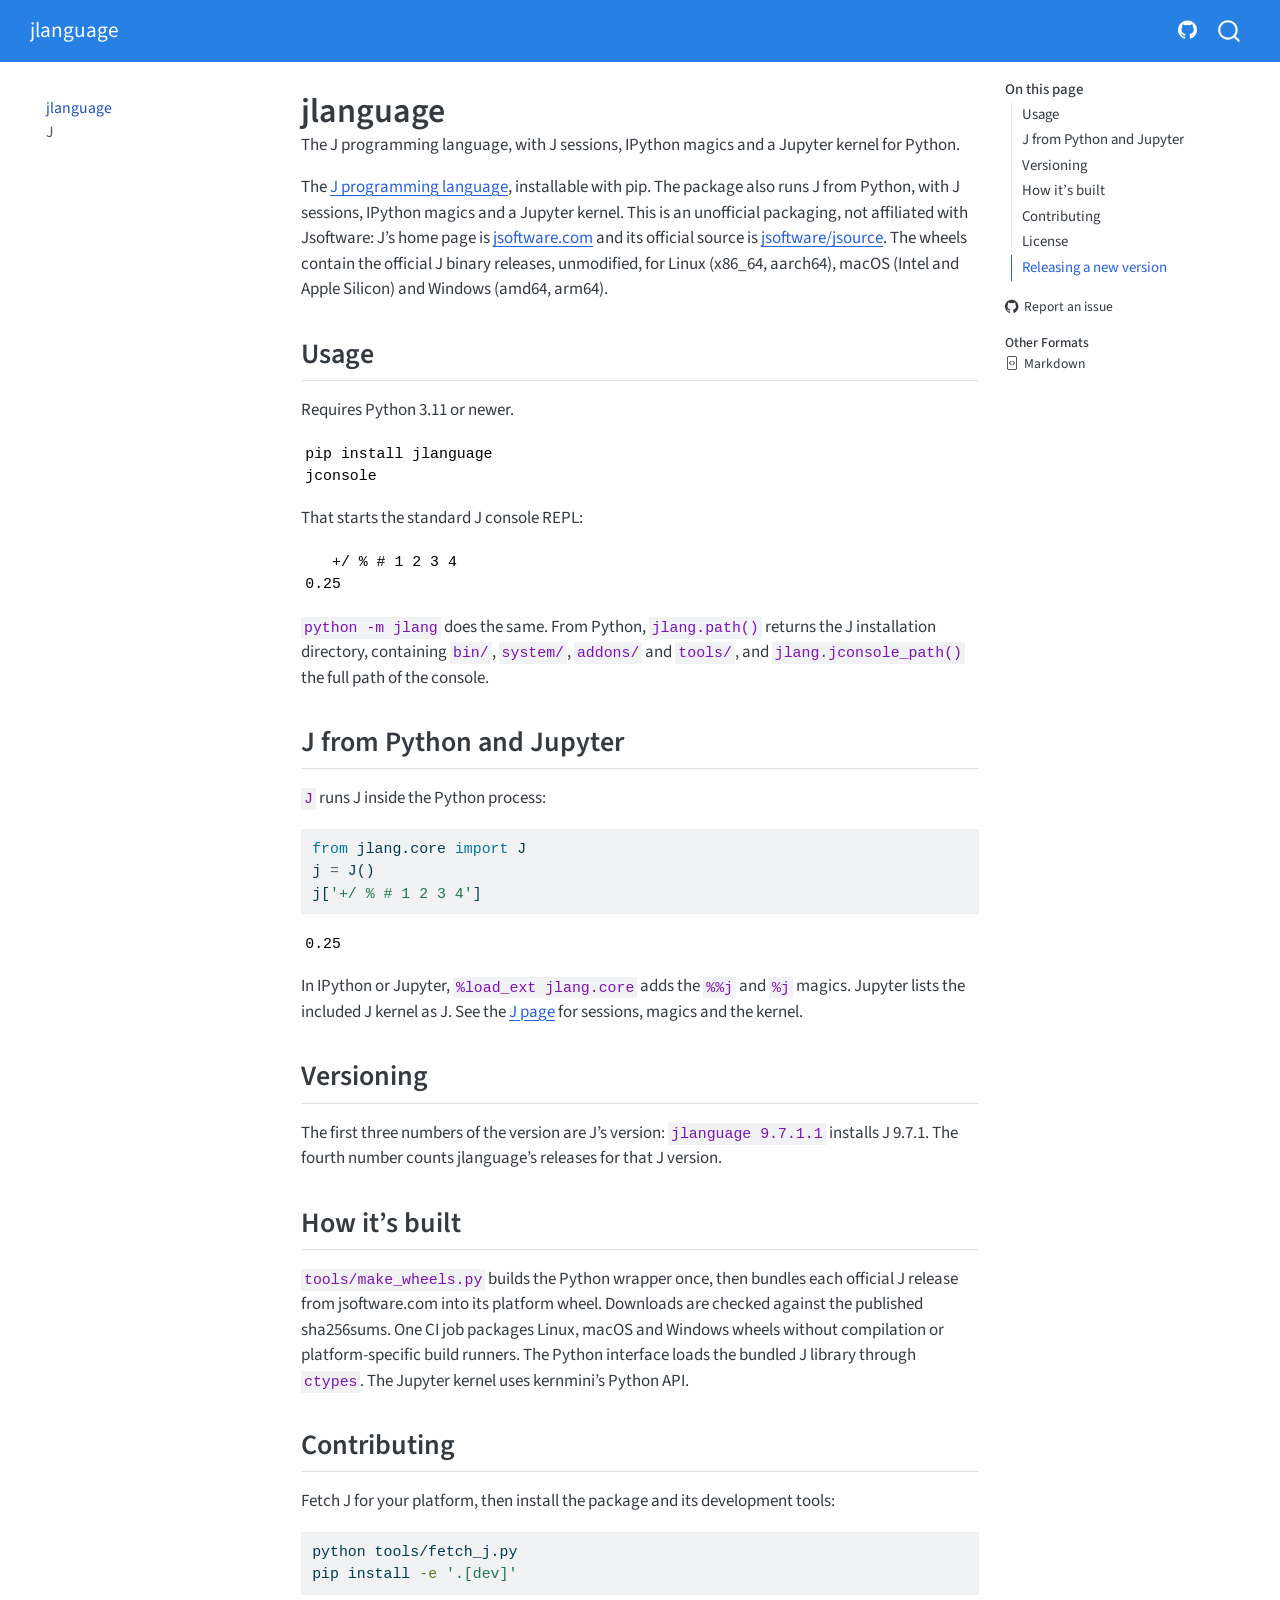
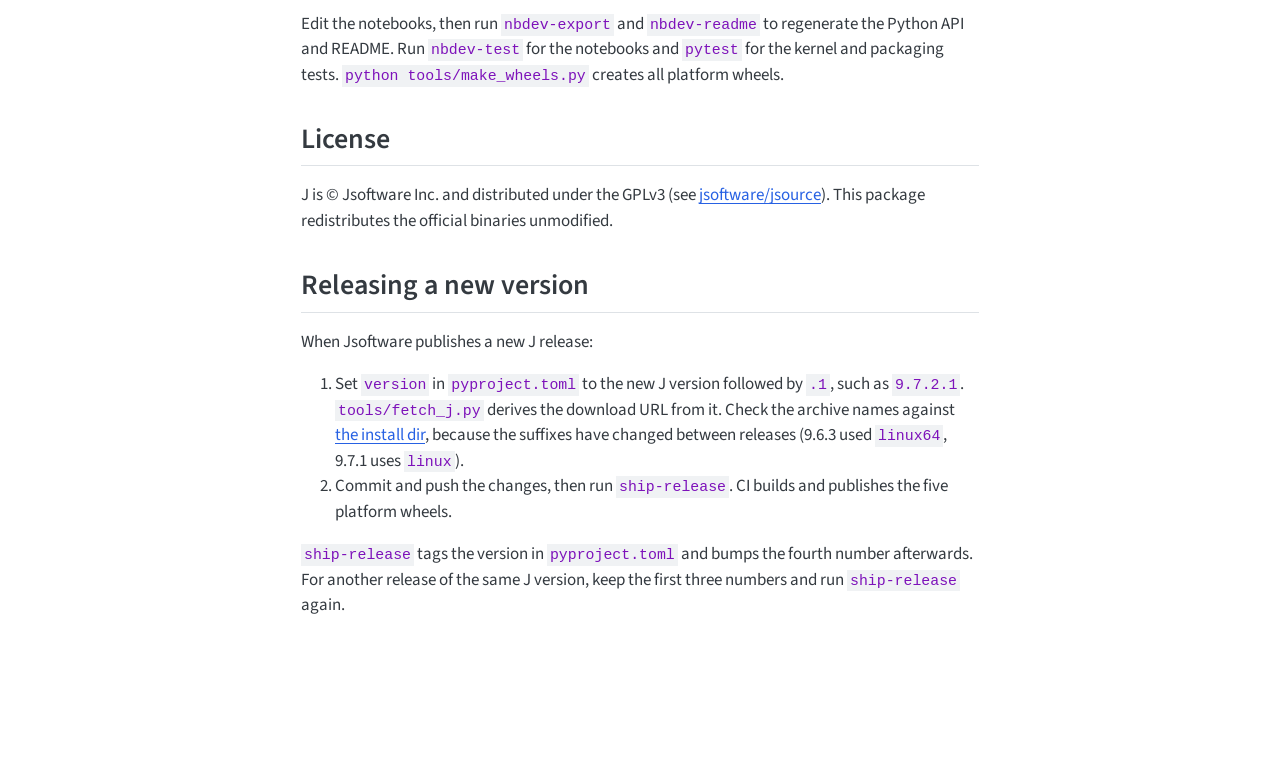
<file: index.html>
<!DOCTYPE html>
<html xmlns="http://www.w3.org/1999/xhtml" lang="en" xml:lang="en"><head>

<meta charset="utf-8">
<meta name="generator" content="quarto-1.11.9">

<meta name="viewport" content="width=device-width, initial-scale=1.0, user-scalable=yes">

<meta name="description" content="The J programming language, with J sessions, IPython magics and a Jupyter kernel for Python.">

<title>jlanguage</title>
<style>
/* Default styles provided by pandoc.
** See https://pandoc.org/MANUAL.html#variables-for-html for config info.
*/
span.smallcaps{font-variant: small-caps;}
div.columns{display: flex; gap: 1.5em;}
div.column{flex: auto;}
@media screen {
div.columns{gap: min(4vw, 1.5em);}
div.column{overflow-x: auto;}
}
div.hanging-indent{margin-left: 1.5em; text-indent: -1.5em;}
ul.task-list{list-style: none;}
ul.task-list li input[type="checkbox"] {
  width: 0.8em;
  margin: 0 0.8em 0.2em -1em; /* quarto-specific, see https://github.com/quarto-dev/quarto-cli/issues/4556 */ 
  vertical-align: middle;
}
/* CSS for syntax highlighting */
html { -webkit-text-size-adjust: 100%; }
pre > code.sourceCode { white-space: pre; position: relative; }
pre > code.sourceCode > span { display: inline-block; line-height: 1.25; }
pre > code.sourceCode > span:empty { height: 1.2em; }
.sourceCode { overflow: visible; }
code.sourceCode > span { color: inherit; text-decoration: inherit; }
div.sourceCode { margin: 1em 0; }
pre.sourceCode { margin: 0; }
@media screen {
div.sourceCode { overflow: auto; }
}
@media print {
pre > code.sourceCode { white-space: pre-wrap; }
pre > code.sourceCode > span { text-indent: -5em; padding-left: 5em; }
}
pre.numberSource code
  { counter-reset: source-line 0; }
pre.numberSource code > span
  { position: relative; left: -4em; counter-increment: source-line; }
pre.numberSource code > span > a:first-child::before
  { content: counter(source-line);
    position: relative; left: -1em; text-align: right; vertical-align: baseline;
    border: none; display: inline-block;
    -webkit-touch-callout: none; -webkit-user-select: none;
    -khtml-user-select: none; -moz-user-select: none;
    -ms-user-select: none; user-select: none;
    padding: 0 4px; width: 4em;
  }
pre.numberSource { margin-left: 3em;  padding-left: 4px; }
div.sourceCode
  {   }
@media screen {
pre > code.sourceCode > span > a:first-child::before { text-decoration: underline; }
}
</style>


<script src="site_libs/quarto-nav/quarto-nav.js"></script>
<script src="site_libs/quarto-nav/headroom.min.js"></script>
<script src="site_libs/clipboard/clipboard.min.js"></script>
<script src="site_libs/quarto-search/autocomplete.umd.js"></script>
<script src="site_libs/quarto-search/fuse.min.js"></script>
<script src="site_libs/quarto-search/quarto-search.js"></script>
<meta name="quarto:offset" content="./">
<script src="site_libs/quarto-html/quarto.js" type="module"></script>
<script src="site_libs/quarto-html/tabsets/tabsets.js" type="module"></script>
<script src="site_libs/quarto-html/scrollable-regions/scrollable-regions.js" type="module"></script>
<script src="site_libs/quarto-html/popper.min.js"></script>
<script src="site_libs/quarto-html/tippy.umd.min.js"></script>
<script src="site_libs/quarto-html/anchor.min.js"></script>
<link href="site_libs/quarto-html/tippy.css" rel="stylesheet">
<link href="site_libs/quarto-html/quarto-syntax-highlighting-63b5708e65d6cd79cd7618c58d0c21e7.css" rel="stylesheet" id="quarto-text-highlighting-styles">
<script src="site_libs/bootstrap/bootstrap.min.js"></script>
<link href="site_libs/bootstrap/bootstrap-icons.css" rel="stylesheet">
<link href="site_libs/bootstrap/bootstrap-69961562f744cce4bc22a2c84bdc0b21.min.css" rel="stylesheet" append-hash="true" id="quarto-bootstrap" data-mode="light">
<script id="quarto-search-options" type="application/json">{
  "location": "navbar",
  "copy-button": false,
  "collapse-after": 3,
  "panel-placement": "end",
  "type": "overlay",
  "limit": 50,
  "keyboard-shortcut": [
    "f",
    "/",
    "s"
  ],
  "show-item-context": false,
  "language": {
    "search-no-results-text": "No results",
    "search-matching-documents-text": "matching documents",
    "search-copy-link-title": "Copy link to search",
    "search-hide-matches-text": "Hide additional matches",
    "search-more-match-text": "more match in this document",
    "search-more-matches-text": "more matches in this document",
    "search-clear-button-title": "Clear",
    "search-text-placeholder": "",
    "search-detached-cancel-button-title": "Cancel",
    "search-submit-button-title": "Submit",
    "search-label": "Search"
  }
}</script>


<link rel="stylesheet" href="styles.css">
<meta property="og:title" content="jlanguage">
<meta property="og:description" content="The J programming language, with J sessions, IPython magics and a Jupyter kernel for Python.">
<meta property="og:site_name" content="jlanguage">
<meta name="twitter:title" content="jlanguage">
<meta name="twitter:description" content="The J programming language, with J sessions, IPython magics and a Jupyter kernel for Python.">
<meta name="twitter:card" content="summary">
</head>

<body class="nav-sidebar floating nav-fixed quarto-light"><a id="quarto-skip-link" class="visually-hidden-focusable" href="#quarto-document-content">Skip to main content</a>

<div id="quarto-search-results"></div>
  <header id="quarto-header" class="headroom fixed-top">
    <nav class="navbar navbar-expand-lg " data-bs-theme="dark" aria-label="Site">
      <div class="navbar-container container-fluid">
      <div class="navbar-brand-container mx-auto">
    <a class="navbar-brand" href="./index.html">
    <span class="navbar-title">jlanguage</span>
    </a>
  </div>
          <button class="navbar-toggler" type="button" data-bs-toggle="collapse" data-bs-target="#navbarCollapse" aria-controls="navbarCollapse" aria-expanded="false" aria-label="Toggle navigation" onclick="if (window.quartoToggleHeadroom) { window.quartoToggleHeadroom(); }">
  <span class="navbar-toggler-icon"></span>
</button>
          <div class="collapse navbar-collapse" id="navbarCollapse">
            <ul class="navbar-nav navbar-nav-scroll ms-auto">
  <li class="nav-item compact">
    <a class="nav-link" href="https://github.com/AnswerDotAI/jlanguage"> <i class="bi bi-github" role="img">
</i> 
<span class="menu-text"></span></a>
  </li>  
</ul>
          </div> <!-- /navcollapse -->
            <div class="quarto-navbar-tools">
</div>
            <div id="quarto-search" class="" title="Search"></div>
      </div> <!-- /container-fluid -->
    </nav>
  <nav class="quarto-secondary-nav" aria-label="Toolbar">
    <div class="container-fluid d-flex">
      <button type="button" class="quarto-btn-toggle btn" data-bs-toggle="collapse" role="button" data-bs-target=".quarto-sidebar-collapse-item" aria-controls="quarto-sidebar" aria-expanded="false" aria-label="Toggle sidebar navigation" onclick="if (window.quartoToggleHeadroom) { window.quartoToggleHeadroom(); }">
        <i class="bi bi-layout-text-sidebar-reverse"></i>
      </button>
        <nav class="quarto-page-breadcrumbs" aria-label="Breadcrumbs"><ol class="breadcrumb"><li class="breadcrumb-item"><a href="./index.html">jlanguage</a></li></ol></nav>
        <a class="flex-grow-1" data-bs-toggle="collapse" data-bs-target=".quarto-sidebar-collapse-item" onclick="if (window.quartoToggleHeadroom) { window.quartoToggleHeadroom(); }">      
        </a>
    </div>
  </nav>
</header>
<!-- content -->
<div id="quarto-content" class="quarto-container page-columns page-rows-contents page-layout-article page-navbar">
<!-- sidebar -->
  <nav id="quarto-sidebar" class="sidebar collapse collapse-horizontal quarto-sidebar-collapse-item sidebar-navigation floating overflow-auto" aria-label="Section">
    <div class="sidebar-menu-container"> 
    <ul class="list-unstyled mt-1">
        <li class="sidebar-item">
  <div class="sidebar-item-container"> 
  <a href="./index.html" class="sidebar-item-text sidebar-link active">
 <span class="menu-text">jlanguage</span></a>
  </div>
</li>
        <li class="sidebar-item">
  <div class="sidebar-item-container"> 
  <a href="./core.html" class="sidebar-item-text sidebar-link">
 <span class="menu-text">J</span></a>
  </div>
</li>
    </ul>
    </div>
</nav>
<div id="quarto-sidebar-glass" class="quarto-sidebar-collapse-item" data-bs-toggle="collapse" data-bs-target=".quarto-sidebar-collapse-item"></div>
<!-- margin-sidebar -->
    <div id="quarto-margin-sidebar" class="sidebar margin-sidebar">
        <nav id="TOC" role="doc-toc" aria-labelledby="toc-title" class="toc-active">
    <h2 id="toc-title">On this page</h2>
   
  <ul>
  <li><a href="#usage" id="toc-usage" class="nav-link active" data-scroll-target="#usage">Usage</a></li>
  <li><a href="#j-from-python-and-jupyter" id="toc-j-from-python-and-jupyter" class="nav-link" data-scroll-target="#j-from-python-and-jupyter">J from Python and Jupyter</a></li>
  <li><a href="#versioning" id="toc-versioning" class="nav-link" data-scroll-target="#versioning">Versioning</a></li>
  <li><a href="#how-its-built" id="toc-how-its-built" class="nav-link" data-scroll-target="#how-its-built">How it’s built</a></li>
  <li><a href="#contributing" id="toc-contributing" class="nav-link" data-scroll-target="#contributing">Contributing</a></li>
  <li><a href="#license" id="toc-license" class="nav-link" data-scroll-target="#license">License</a></li>
  <li><a href="#releasing-a-new-version" id="toc-releasing-a-new-version" class="nav-link" data-scroll-target="#releasing-a-new-version">Releasing a new version</a></li>
  </ul>
<div class="toc-actions"><ul><li><a href="https://github.com/AnswerDotAI/jlanguage/issues/new" class="toc-action"><i class="bi bi-github"></i>Report an issue</a></li></ul></div><div class="quarto-alternate-formats"><h2>Other Formats</h2><ul><li><a href="index.html.md"><i class="bi bi-file-code"></i>Markdown</a></li></ul></div></nav>
    </div>
<!-- main -->
<main class="content" id="quarto-document-content" tabindex="-1">

<header id="title-block-header" class="quarto-title-block default">
<div class="quarto-title">
<h1 class="title">jlanguage</h1>
</div>

<div>
  <div class="description">
    The J programming language, with J sessions, IPython magics and a Jupyter kernel for Python.
  </div>
</div>


<div class="quarto-title-meta">

    
  
    
  </div>
  


</header>


<!-- WARNING: THIS FILE WAS AUTOGENERATED! DO NOT EDIT! -->
<p>The <a href="https://www.jsoftware.com">J programming language</a>, installable with pip. The package also runs J from Python, with J sessions, IPython magics and a Jupyter kernel. This is an unofficial packaging, not affiliated with Jsoftware: J’s home page is <a href="https://www.jsoftware.com">jsoftware.com</a> and its official source is <a href="https://github.com/jsoftware/jsource">jsoftware/jsource</a>. The wheels contain the official J binary releases, unmodified, for Linux (x86_64, aarch64), macOS (Intel and Apple Silicon) and Windows (amd64, arm64).</p>
<section id="usage" class="level2">
<h2 class="anchored" data-anchor-id="usage">Usage</h2>
<p>Requires Python 3.11 or newer.</p>
<pre><code>pip install jlanguage
jconsole</code></pre>
<p>That starts the standard J console REPL:</p>
<pre><code>   +/ % # 1 2 3 4
0.25</code></pre>
<p><code>python -m jlang</code> does the same. From Python, <code>jlang.path()</code> returns the J installation directory, containing <code>bin/</code>, <code>system/</code>, <code>addons/</code> and <code>tools/</code>, and <code>jlang.jconsole_path()</code> the full path of the console.</p>
</section>
<section id="j-from-python-and-jupyter" class="level2">
<h2 class="anchored" data-anchor-id="j-from-python-and-jupyter">J from Python and Jupyter</h2>
<p><code>J</code> runs J inside the Python process:</p>
<div class="code-copy-outer-scaffold"><div class="sourceCode" id="cb3"><pre class="sourceCode python code-with-copy"><code class="sourceCode python"><span id="cb3-1"><a href="#cb3-1" aria-hidden="true" tabindex="-1"></a><span class="im">from</span> jlang.core <span class="im">import</span> J</span>
<span id="cb3-2"><a href="#cb3-2" aria-hidden="true" tabindex="-1"></a>j <span class="op">=</span> J()</span>
<span id="cb3-3"><a href="#cb3-3" aria-hidden="true" tabindex="-1"></a>j[<span class="st">'+/ % # 1 2 3 4'</span>]</span></code></pre></div><button title="Copy to Clipboard" class="code-copy-button"><i class="bi"></i></button></div>
<pre><code>0.25</code></pre>
<p>In IPython or Jupyter, <code>%load_ext jlang.core</code> adds the <code>%%j</code> and <code>%j</code> magics. Jupyter lists the included J kernel as J. See the <a href="core.html">J page</a> for sessions, magics and the kernel.</p>
</section>
<section id="versioning" class="level2">
<h2 class="anchored" data-anchor-id="versioning">Versioning</h2>
<p>The first three numbers of the version are J’s version: <code>jlanguage 9.7.1.1</code> installs J 9.7.1. The fourth number counts jlanguage’s releases for that J version.</p>
</section>
<section id="how-its-built" class="level2">
<h2 class="anchored" data-anchor-id="how-its-built">How it’s built</h2>
<p><code>tools/make_wheels.py</code> builds the Python wrapper once, then bundles each official J release from jsoftware.com into its platform wheel. Downloads are checked against the published sha256sums. One CI job packages Linux, macOS and Windows wheels without compilation or platform-specific build runners. The Python interface loads the bundled J library through <code>ctypes</code>. The Jupyter kernel uses kernmini’s Python API.</p>
</section>
<section id="contributing" class="level2">
<h2 class="anchored" data-anchor-id="contributing">Contributing</h2>
<p>Fetch J for your platform, then install the package and its development tools:</p>
<div class="code-copy-outer-scaffold"><div class="sourceCode" id="cb5"><pre class="sourceCode bash code-with-copy"><code class="sourceCode bash"><span id="cb5-1"><a href="#cb5-1" aria-hidden="true" tabindex="-1"></a><span class="ex">python</span> tools/fetch_j.py</span>
<span id="cb5-2"><a href="#cb5-2" aria-hidden="true" tabindex="-1"></a><span class="ex">pip</span> install <span class="at">-e</span> <span class="st">'.[dev]'</span></span></code></pre></div><button title="Copy to Clipboard" class="code-copy-button"><i class="bi"></i></button></div>
<p>Edit the notebooks, then run <code>nbdev-export</code> and <code>nbdev-readme</code> to regenerate the Python API and README. Run <code>nbdev-test</code> for the notebooks and <code>pytest</code> for the kernel and packaging tests. <code>python tools/make_wheels.py</code> creates all platform wheels.</p>
</section>
<section id="license" class="level2">
<h2 class="anchored" data-anchor-id="license">License</h2>
<p>J is © Jsoftware Inc.&nbsp;and distributed under the GPLv3 (see <a href="https://github.com/jsoftware/jsource">jsoftware/jsource</a>). This package redistributes the official binaries unmodified.</p>
</section>
<section id="releasing-a-new-version" class="level2">
<h2 class="anchored" data-anchor-id="releasing-a-new-version">Releasing a new version</h2>
<p>When Jsoftware publishes a new J release:</p>
<ol type="1">
<li>Set <code>version</code> in <code>pyproject.toml</code> to the new J version followed by <code>.1</code>, such as <code>9.7.2.1</code>. <code>tools/fetch_j.py</code> derives the download URL from it. Check the archive names against <a href="https://www.jsoftware.com/download/">the install dir</a>, because the suffixes have changed between releases (9.6.3 used <code>linux64</code>, 9.7.1 uses <code>linux</code>).</li>
<li>Commit and push the changes, then run <code>ship-release</code>. CI builds and publishes the five platform wheels.</li>
</ol>
<p><code>ship-release</code> tags the version in <code>pyproject.toml</code> and bumps the fourth number afterwards. For another release of the same J version, keep the first three numbers and run <code>ship-release</code> again.</p>


</section>

</main> <!-- /main -->
<script id="quarto-html-after-body" type="application/javascript">
  window.document.addEventListener("DOMContentLoaded", function (event) {
    const icon = "";
    const anchorJS = new window.AnchorJS();
    anchorJS.options = {
      placement: 'right',
      icon: icon
    };
    anchorJS.add('.anchored');
    const isCodeAnnotation = (el) => {
      for (const clz of el.classList) {
        if (clz.startsWith('code-annotation-')) {                     
          return true;
        }
      }
      return false;
    }
    const onCopySuccess = function(e) {
      // button target
      const button = e.trigger;
      // don't keep focus
      button.blur();
      // flash "checked"
      button.classList.add('code-copy-button-checked');
      var currentTitle = button.getAttribute("title");
      button.setAttribute("title", "Copied!");
      let tooltip;
      if (window.bootstrap) {
        button.setAttribute("data-bs-toggle", "tooltip");
        button.setAttribute("data-bs-placement", "left");
        button.setAttribute("data-bs-title", "Copied!");
        tooltip = new bootstrap.Tooltip(button, 
          { trigger: "manual", 
            customClass: "code-copy-button-tooltip",
            offset: [0, -8]});
        tooltip.show();    
      }
      setTimeout(function() {
        if (tooltip) {
          tooltip.hide();
          button.removeAttribute("data-bs-title");
          button.removeAttribute("data-bs-toggle");
          button.removeAttribute("data-bs-placement");
        }
        button.setAttribute("title", currentTitle);
        button.classList.remove('code-copy-button-checked');
      }, 1000);
      // clear code selection
      e.clearSelection();
    }
    const getTextToCopy = function(trigger) {
      const outerScaffold = trigger.parentElement.cloneNode(true);
      const codeEl = outerScaffold.querySelector('code');
      for (const childEl of codeEl.children) {
        if (isCodeAnnotation(childEl)) {
          childEl.remove();
        }
      }
      return codeEl.innerText;
    }
    const clipboard = new window.ClipboardJS('.code-copy-button:not([data-in-quarto-modal])', {
      text: getTextToCopy
    });
    clipboard.on('success', onCopySuccess);
    if (window.document.getElementById('quarto-embedded-source-code-modal')) {
      const clipboardModal = new window.ClipboardJS('.code-copy-button[data-in-quarto-modal]', {
        text: getTextToCopy,
        container: window.document.getElementById('quarto-embedded-source-code-modal')
      });
      clipboardModal.on('success', onCopySuccess);
    }
      var localhostRegex = new RegExp(/^(?:http|https):\/\/localhost\:?[0-9]*\//);
      var mailtoRegex = new RegExp(/^mailto:/);
        var filterRegex = new RegExp("https:\/\/answerdotai\.github\.io\/jlanguage");
      var isInternal = (href) => {
          return filterRegex.test(href) || localhostRegex.test(href) || mailtoRegex.test(href);
      }
      // Inspect non-navigation links and adorn them if external
      window.quartoDecorateExternalLinks = function (root) {
     var links = (root || window.document).querySelectorAll('a[href]:not(.nav-link):not(.navbar-brand):not(.toc-action):not(.sidebar-link):not(.sidebar-item-toggle):not(.pagination-link):not(.no-external):not([aria-hidden]):not(.dropdown-item):not(.quarto-navigation-tool):not(.about-link)');
      for (var i=0; i<links.length; i++) {
        const link = links[i];
        if (!isInternal(link.href)) {
          // undo the damage that might have been done by quarto-nav.js in the case of
          // links that we want to consider external
          if (link.dataset.originalHref !== undefined) {
            link.href = link.dataset.originalHref;
          }
          if (!link.classList.contains('no-external-icon')) {
          }
        }
      }
      };
      window.quartoDecorateExternalLinks(window.document);
    // Esc closes the popup (WCAG 1.4.13) and focus leaving both trigger and
    // popup closes it (WCAG 2.4.11); tippy handles neither for interactive popups.
    const hideOnEscAndFocusOut = {
      name: 'hideOnEscAndFocusOut',
      defaultValue: true,
      fn(instance) {
        const dismiss = () => {
          // A show scheduled by the trigger delay would otherwise reopen it
          instance.clearDelayTimeouts();
          instance.hide();
        };
        const onKeyDown = (event) => {
          if (event.key !== 'Escape') {
            return;
          }
          // Keep Esc from also reaching page handlers (e.g. reveal.js overview),
          // except an open reveal.js slide menu, which Esc should close too.
          // The menu handles keys only when its keyboard option is on.
          const menuHandlesEsc = window.Reveal?.getPlugin?.('menu')?.isOpen() &&
            window.Reveal.getConfig().menu?.keyboard !== false;
          if (!menuHandlesEsc) {
            event.stopPropagation();
          }
          if (instance.popper.contains(window.document.activeElement)) {
            // Disabled while refocusing so the focus trigger does not reopen it
            instance.disable();
            instance.reference.focus();
            instance.enable();
          }
          dismiss();
        };
        const onFocusOut = (event) => {
          const target = event.relatedTarget;
          if (target && !instance.reference.contains(target) &&
              !instance.popper.contains(target)) {
            dismiss();
          }
        };
        // On the trigger too: a click trigger (code-annotations: select) has no
        // blur handling. Attached for the instance's lifetime so leaving the
        // trigger also cancels a show still pending on the trigger delay.
        instance.reference.addEventListener('focusout', onFocusOut);
        return {
          onShow() {
            window.document.addEventListener('keydown', onKeyDown, true);
            instance.popper.addEventListener('focusout', onFocusOut);
          },
          onHide() {
            window.document.removeEventListener('keydown', onKeyDown, true);
            instance.popper.removeEventListener('focusout', onFocusOut);
          },
          onDestroy() {
            instance.reference.removeEventListener('focusout', onFocusOut);
          },
        };
      },
    };
    function tippyHover(el, contentFn, onTriggerFn, onUntriggerFn) {
      const config = {
        allowHTML: true,
        maxWidth: 500,
        delay: 100,
        arrow: false,
        appendTo: function(el) {
            return el.parentElement;
        },
        interactive: true,
        interactiveBorder: 10,
        theme: 'quarto',
        placement: 'bottom-start',
        plugins: [hideOnEscAndFocusOut],
      };
      if (contentFn) {
        config.content = contentFn;
      }
      if (onTriggerFn) {
        config.onTrigger = onTriggerFn;
      }
      if (onUntriggerFn) {
        config.onUntrigger = onUntriggerFn;
      }
      window.tippy(el, config); 
    }
    const noterefs = window.document.querySelectorAll('a[role="doc-noteref"]');
    for (var i=0; i<noterefs.length; i++) {
      const ref = noterefs[i];
      tippyHover(ref, function() {
        // use id or data attribute instead here
        let href = ref.getAttribute('data-footnote-href') || ref.getAttribute('href');
        try { href = new URL(href).hash; } catch {}
        const id = href.replace(/^#\/?/, "");
        const note = window.document.getElementById(id);
        if (note) {
          return note.innerHTML;
        } else {
          return "";
        }
      });
    }
    const xrefs = window.document.querySelectorAll('a.quarto-xref');
    const processXRef = (id, note) => {
      // Strip column container classes
      const stripColumnClz = (el) => {
        el.classList.remove("page-full", "page-columns");
        if (el.children) {
          for (const child of el.children) {
            stripColumnClz(child);
          }
        }
      }
      stripColumnClz(note)
      if (id === null || id.startsWith('sec-')) {
        // Special case sections, only their first couple elements
        const container = document.createElement("div");
        if (note.children && note.children.length > 2) {
          container.appendChild(note.children[0].cloneNode(true));
          for (let i = 1; i < note.children.length; i++) {
            const child = note.children[i];
            if (child.tagName === "P" && child.innerText === "") {
              continue;
            } else {
              container.appendChild(child.cloneNode(true));
              break;
            }
          }
          if (window.Quarto?.typesetMath) {
            window.Quarto.typesetMath(container);
          }
          return container.innerHTML
        } else {
          if (window.Quarto?.typesetMath) {
            window.Quarto.typesetMath(note);
          }
          return note.innerHTML;
        }
      } else {
        // Remove any anchor links if they are present
        const anchorLink = note.querySelector('a.anchorjs-link');
        if (anchorLink) {
          anchorLink.remove();
        }
        if (window.Quarto?.typesetMath) {
          window.Quarto.typesetMath(note);
        }
        if (note.classList.contains("callout")) {
          return note.outerHTML;
        } else {
          return note.innerHTML;
        }
      }
    }
    for (var i=0; i<xrefs.length; i++) {
      const xref = xrefs[i];
      tippyHover(xref, undefined, function(instance) {
        instance.disable();
        let url = xref.getAttribute('href');
        let hash = undefined; 
        if (url.startsWith('#')) {
          hash = url;
        } else {
          try { hash = new URL(url).hash; } catch {}
        }
        if (hash) {
          const id = hash.replace(/^#\/?/, "");
          const note = window.document.getElementById(id);
          if (note !== null) {
            try {
              const html = processXRef(id, note.cloneNode(true));
              instance.setContent(html);
            } finally {
              instance.enable();
              instance.show();
            }
          } else {
            // See if we can fetch this
            fetch(url.split('#')[0])
            .then(res => res.text())
            .then(html => {
              const parser = new DOMParser();
              const htmlDoc = parser.parseFromString(html, "text/html");
              const note = htmlDoc.getElementById(id);
              if (note !== null) {
                const html = processXRef(id, note);
                instance.setContent(html);
              } 
            }).finally(() => {
              instance.enable();
              instance.show();
            });
          }
        } else {
          // See if we can fetch a full url (with no hash to target)
          // This is a special case and we should probably do some content thinning / targeting
          fetch(url)
          .then(res => res.text())
          .then(html => {
            const parser = new DOMParser();
            const htmlDoc = parser.parseFromString(html, "text/html");
            const note = htmlDoc.querySelector('main.content');
            if (note !== null) {
              // This should only happen for chapter cross references
              // (since there is no id in the URL)
              // remove the first header
              if (note.children.length > 0 && note.children[0].tagName === "HEADER") {
                note.children[0].remove();
              }
              const html = processXRef(null, note);
              instance.setContent(html);
            } 
          }).finally(() => {
            instance.enable();
            instance.show();
          });
        }
      }, function(instance) {
      });
    }
        let selectedAnnoteEl;
        const selectorForAnnotation = ( cell, annotation) => {
          let cellAttr = 'data-code-cell="' + cell + '"';
          let lineAttr = 'data-code-annotation="' +  annotation + '"';
          const selector = 'span[' + cellAttr + '][' + lineAttr + ']';
          return selector;
        }
        const selectCodeLines = (annoteEl) => {
          const doc = window.document;
          const targetCell = annoteEl.getAttribute("data-target-cell");
          const targetAnnotation = annoteEl.getAttribute("data-target-annotation");
          const annoteSpan = window.document.querySelector(selectorForAnnotation(targetCell, targetAnnotation));
          const lines = annoteSpan.getAttribute("data-code-lines").split(",");
          const lineIds = lines.map((line) => {
            return targetCell + "-" + line;
          })
          // Each band is positioned against its own containing block, which is
          // not the offsetParent of the lines, so place it from client rects.
          const placeBand = (band, firstEl, lastEl, codeBlock) => {
            const container = band.offsetParent;
            if (container === null) {
              return;
            }
            const containerRect = container.getBoundingClientRect();
            // Reveal.js scales slides with a transform, so convert client
            // pixels back to the CSS pixels of the container.
            const scale = containerRect.height / container.offsetHeight || 1;
            const firstRect = firstEl.getBoundingClientRect();
            const lastRect = lastEl.getBoundingClientRect();
            const top = (firstRect.top - containerRect.top) / scale - container.clientTop + container.scrollTop;
            const height = (lastRect.bottom - firstRect.top) / scale;
            band.style.top = top - 2 + "px";
            band.style.height = height + 4 + "px";
            if (codeBlock) {
              // Without the copy button wrapper, the containing block is wider
              // than the code block, so span the code block explicitly.
              const blockRect = codeBlock.getBoundingClientRect();
              band.style.left = (blockRect.left - containerRect.left) / scale - container.clientLeft + container.scrollLeft + "px";
              band.style.width = blockRect.width / scale + "px";
            }
          };
          if (lineIds.length > 0) {
            const el = window.document.getElementById(lineIds[0]);
            const lastEl = window.document.getElementById(lineIds[lineIds.length - 1]);
            const parent = el.parentElement.parentElement;
            // cook up a div (if necessary) and position it
            let div = window.document.getElementById("code-annotation-line-highlight");
            if (div === null) {
              div = window.document.createElement("div");
              div.setAttribute("id", "code-annotation-line-highlight");
              div.style.position = 'absolute';
              parent.appendChild(div);
            }
            placeBand(div, el, lastEl, parent.closest("div.sourceCode") || parent);
            let gutterDiv = window.document.getElementById("code-annotation-line-highlight-gutter");
            if (gutterDiv === null) {
              gutterDiv = window.document.createElement("div");
              gutterDiv.setAttribute("id", "code-annotation-line-highlight-gutter");
              gutterDiv.style.position = 'absolute';
              const codeCell = window.document.getElementById(targetCell);
              const gutter = codeCell.querySelector('.code-annotation-gutter');
              gutter.appendChild(gutterDiv);
            }
            placeBand(gutterDiv, el, lastEl);
            selectedAnnoteEl = annoteEl;
          }
        };
        const unselectCodeLines = () => {
          const elementsIds = ["code-annotation-line-highlight", "code-annotation-line-highlight-gutter"];
          elementsIds.forEach((elId) => {
            const div = window.document.getElementById(elId);
            if (div) {
              div.remove();
            }
          });
          selectedAnnoteEl = undefined;
        };
          // Handle positioning of the toggle
      window.addEventListener(
        "resize",
        throttle(() => {
          elRect = undefined;
          if (selectedAnnoteEl) {
            selectCodeLines(selectedAnnoteEl);
          }
        }, 10)
      );
      function throttle(fn, ms) {
      let throttle = false;
      let timer;
        return (...args) => {
          if(!throttle) { // first call gets through
              fn.apply(this, args);
              throttle = true;
          } else { // all the others get throttled
              if(timer) clearTimeout(timer); // cancel #2
              timer = setTimeout(() => {
                fn.apply(this, args);
                timer = throttle = false;
              }, ms);
          }
        };
      }
        // Attach click handler to the DT
        const annoteDls = window.document.querySelectorAll('dt[data-target-cell]');
        for (const annoteDlNode of annoteDls) {
          annoteDlNode.addEventListener('click', (event) => {
            const clickedEl = event.target;
            if (clickedEl !== selectedAnnoteEl) {
              unselectCodeLines();
              const activeEl = window.document.querySelector('dt[data-target-cell].code-annotation-active');
              if (activeEl) {
                activeEl.classList.remove('code-annotation-active');
              }
              selectCodeLines(clickedEl);
              clickedEl.classList.add('code-annotation-active');
            } else {
              // Unselect the line
              unselectCodeLines();
              clickedEl.classList.remove('code-annotation-active');
            }
          });
        }
    const findCites = (el) => {
      const parentEl = el.parentElement;
      if (parentEl) {
        const cites = parentEl.dataset.cites;
        if (cites) {
          return {
            el,
            cites: cites.split(' ')
          };
        } else {
          return findCites(el.parentElement)
        }
      } else {
        return undefined;
      }
    };
    var bibliorefs = window.document.querySelectorAll('a[role="doc-biblioref"]');
    for (var i=0; i<bibliorefs.length; i++) {
      const ref = bibliorefs[i];
      const citeInfo = findCites(ref);
      if (citeInfo) {
        tippyHover(citeInfo.el, function() {
          var popup = window.document.createElement('div');
          citeInfo.cites.forEach(function(cite) {
            var citeDiv = window.document.createElement('div');
            citeDiv.classList.add('hanging-indent');
            citeDiv.classList.add('csl-entry');
            var biblioDiv = window.document.getElementById('ref-' + cite);
            if (biblioDiv) {
              citeDiv.innerHTML = biblioDiv.innerHTML;
            }
            popup.appendChild(citeDiv);
          });
          return popup.innerHTML;
        });
      }
    }
  });
  </script>
  <script type="application/javascript">
  window.quartoScrollableRegionsLabels = {"code":"Scrollable code","output":"Scrollable output"};
  </script>
</div> <!-- /content -->




<footer class="footer"><div class="nav-footer"><div class="nav-footer-center"><div class="toc-actions d-sm-block d-md-none"><ul><li><a href="https://github.com/AnswerDotAI/jlanguage/issues/new" class="toc-action"><i class="bi bi-github"></i>Report an issue</a></li></ul></div></div></div></footer></body></html>
</file>
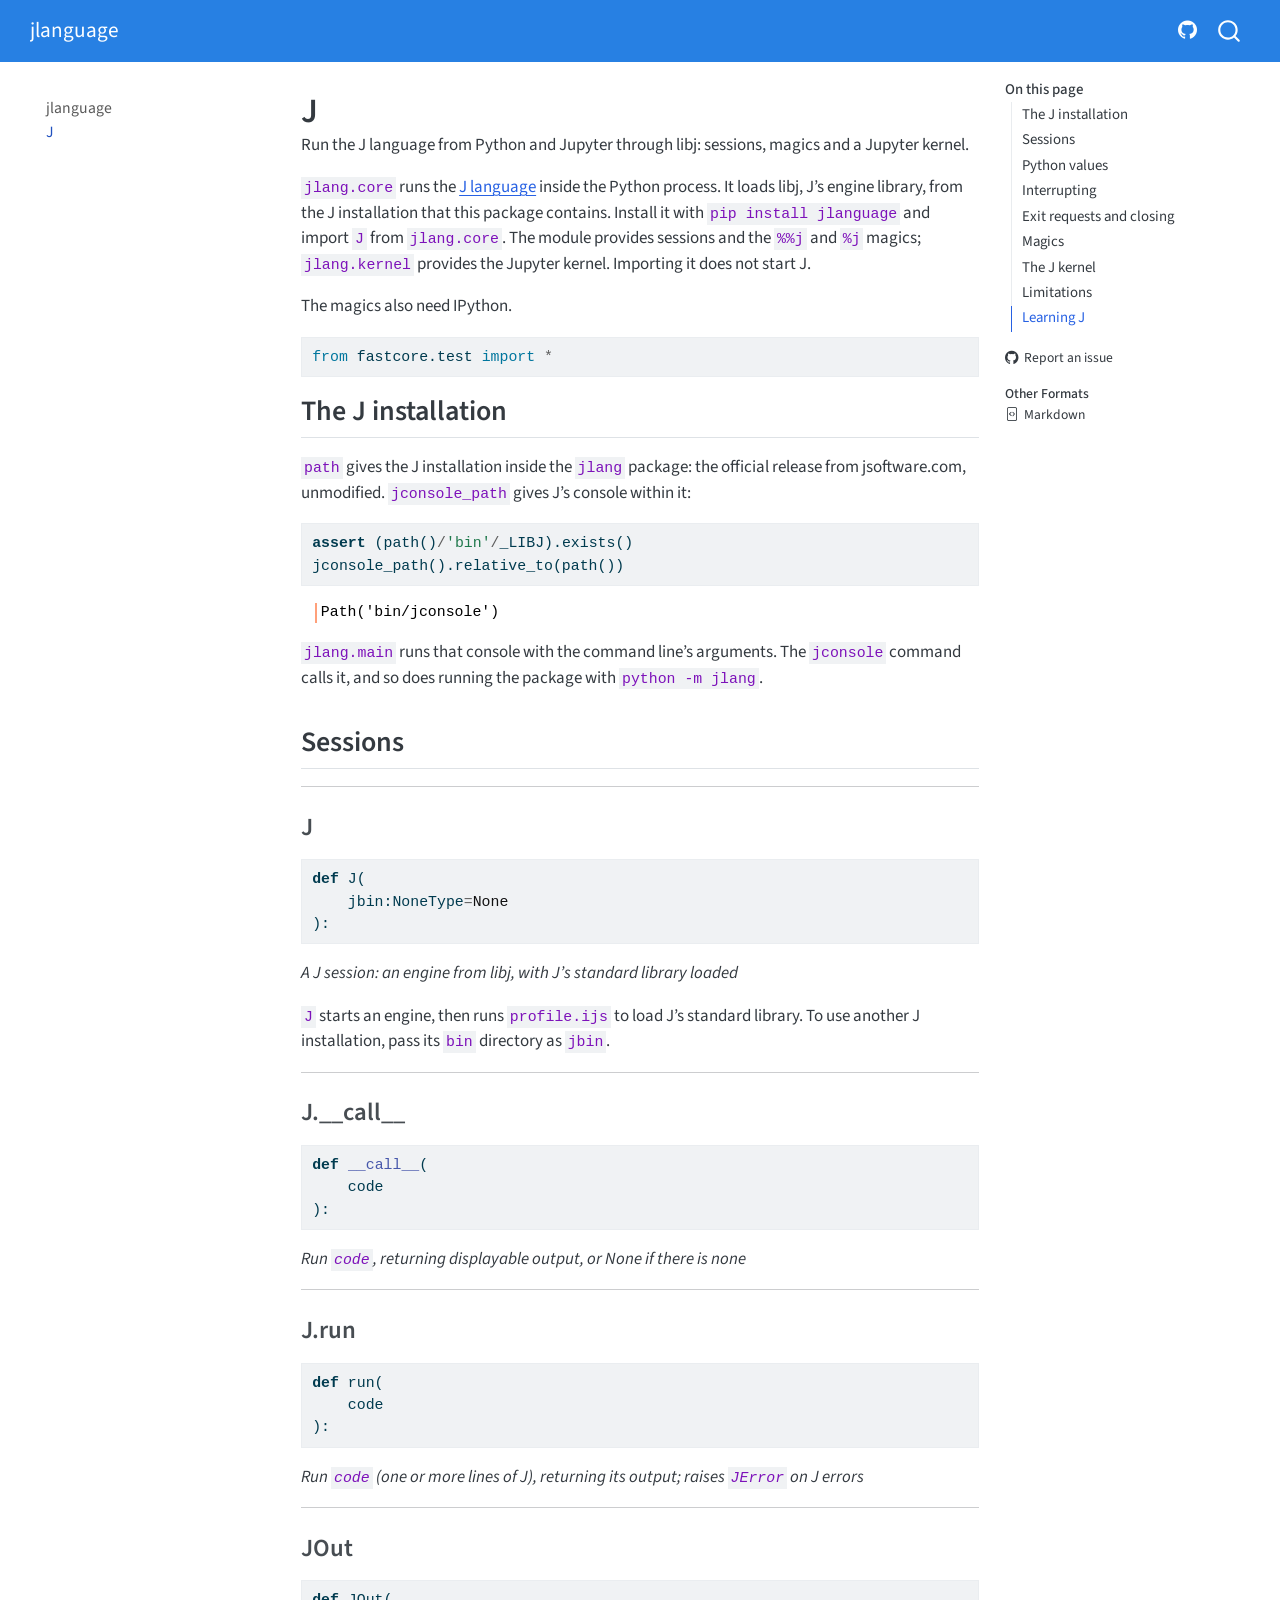
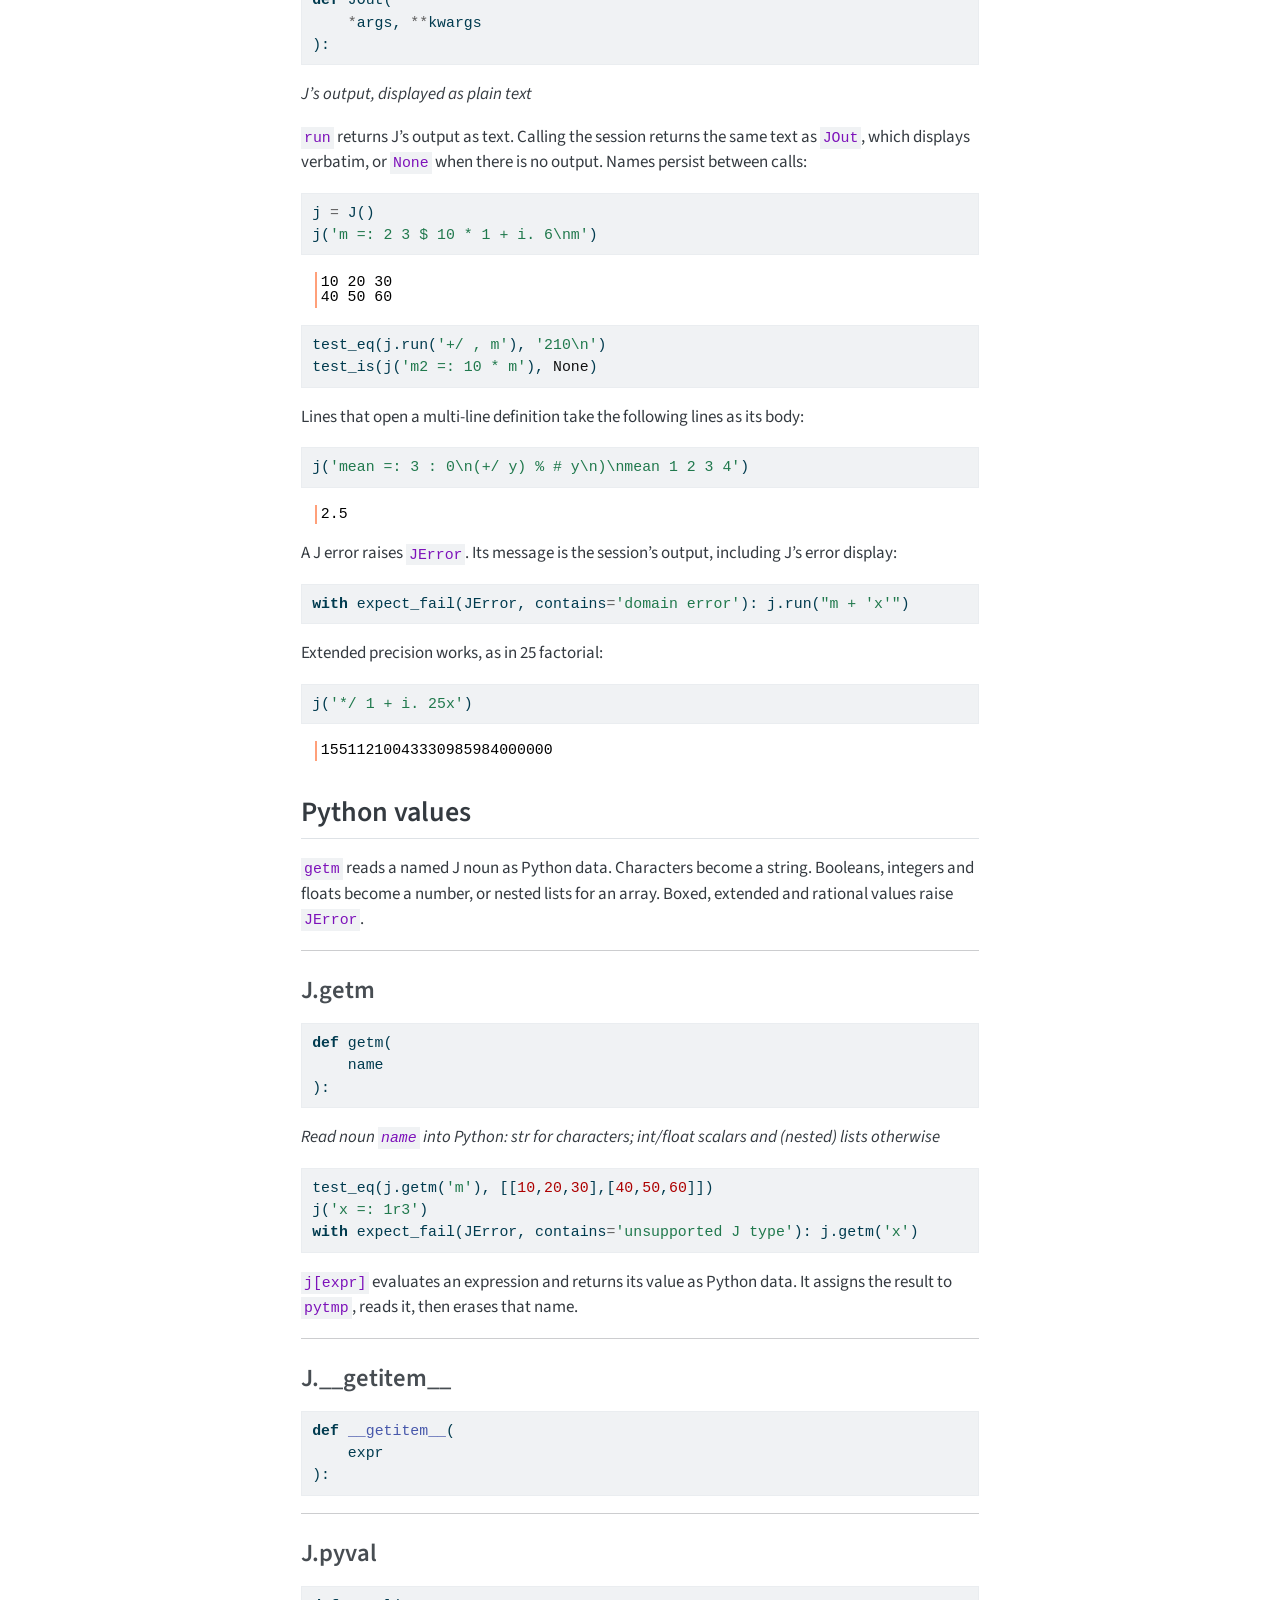
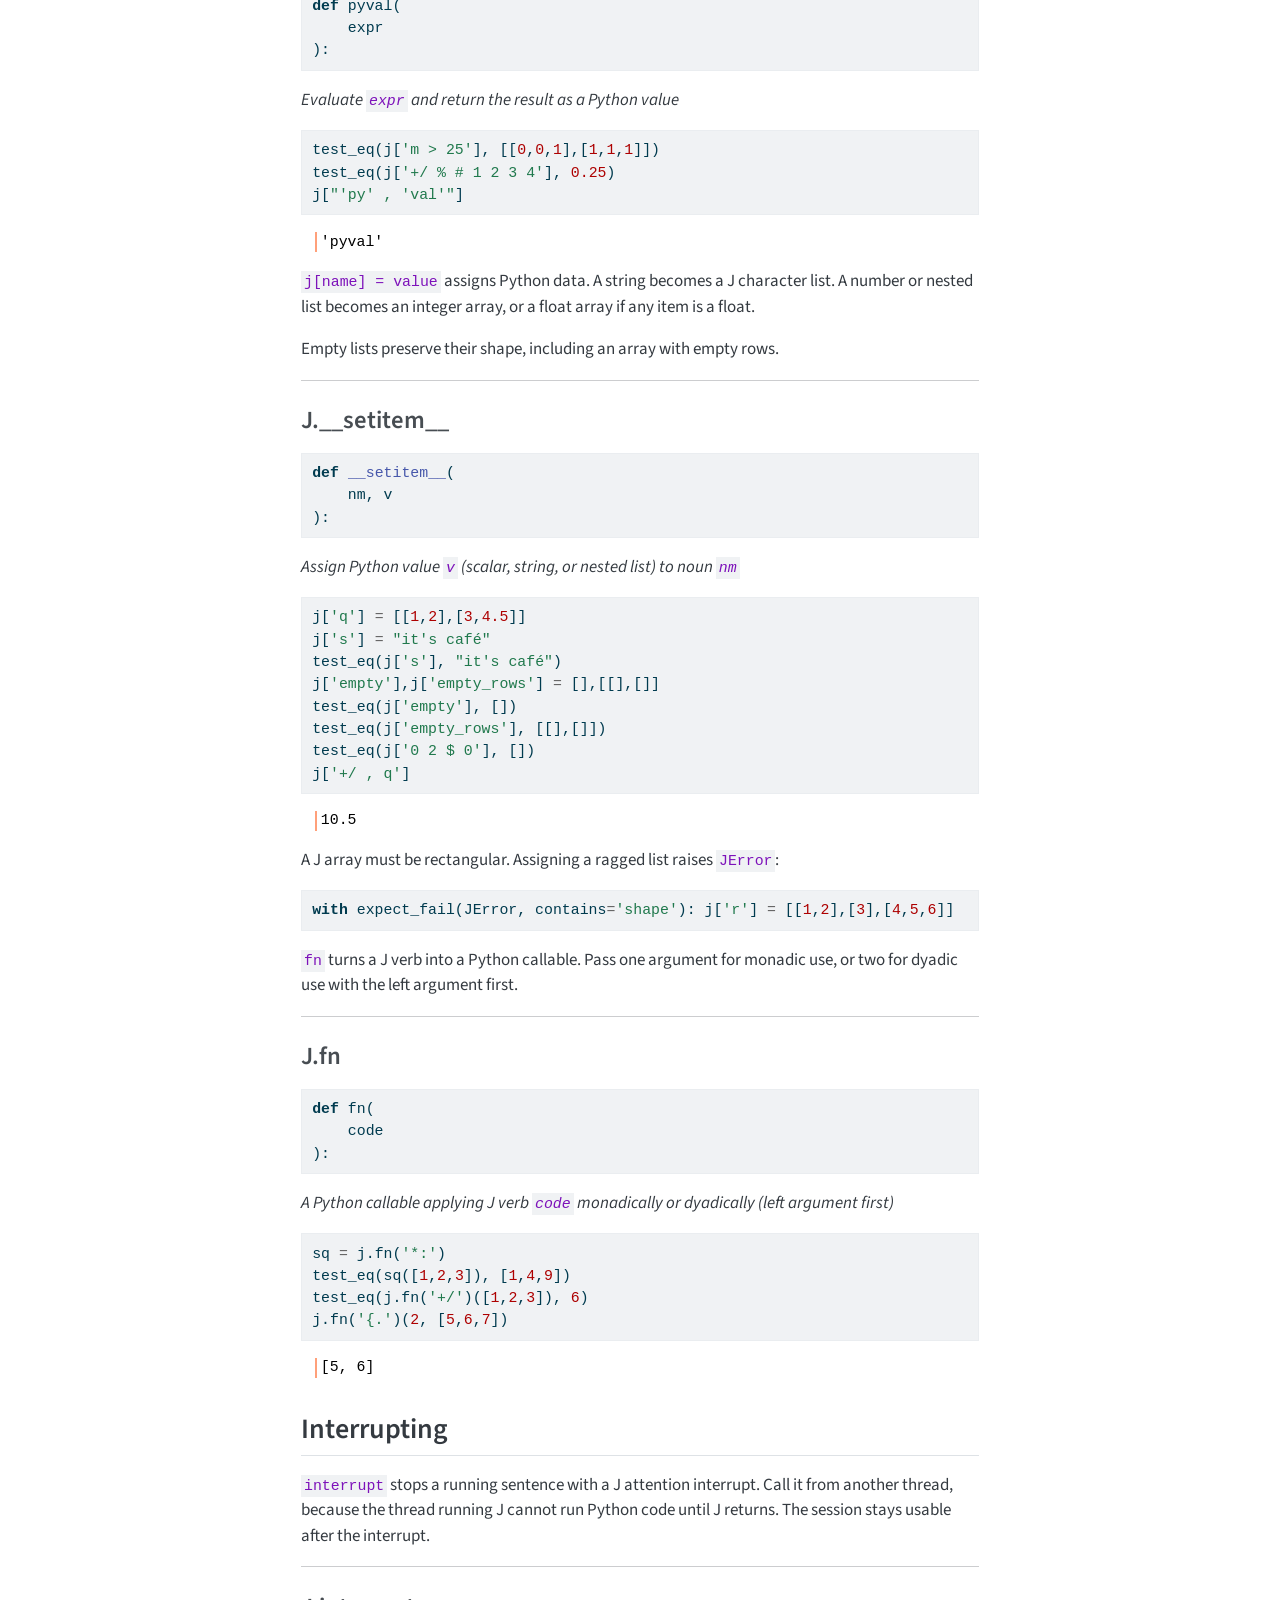
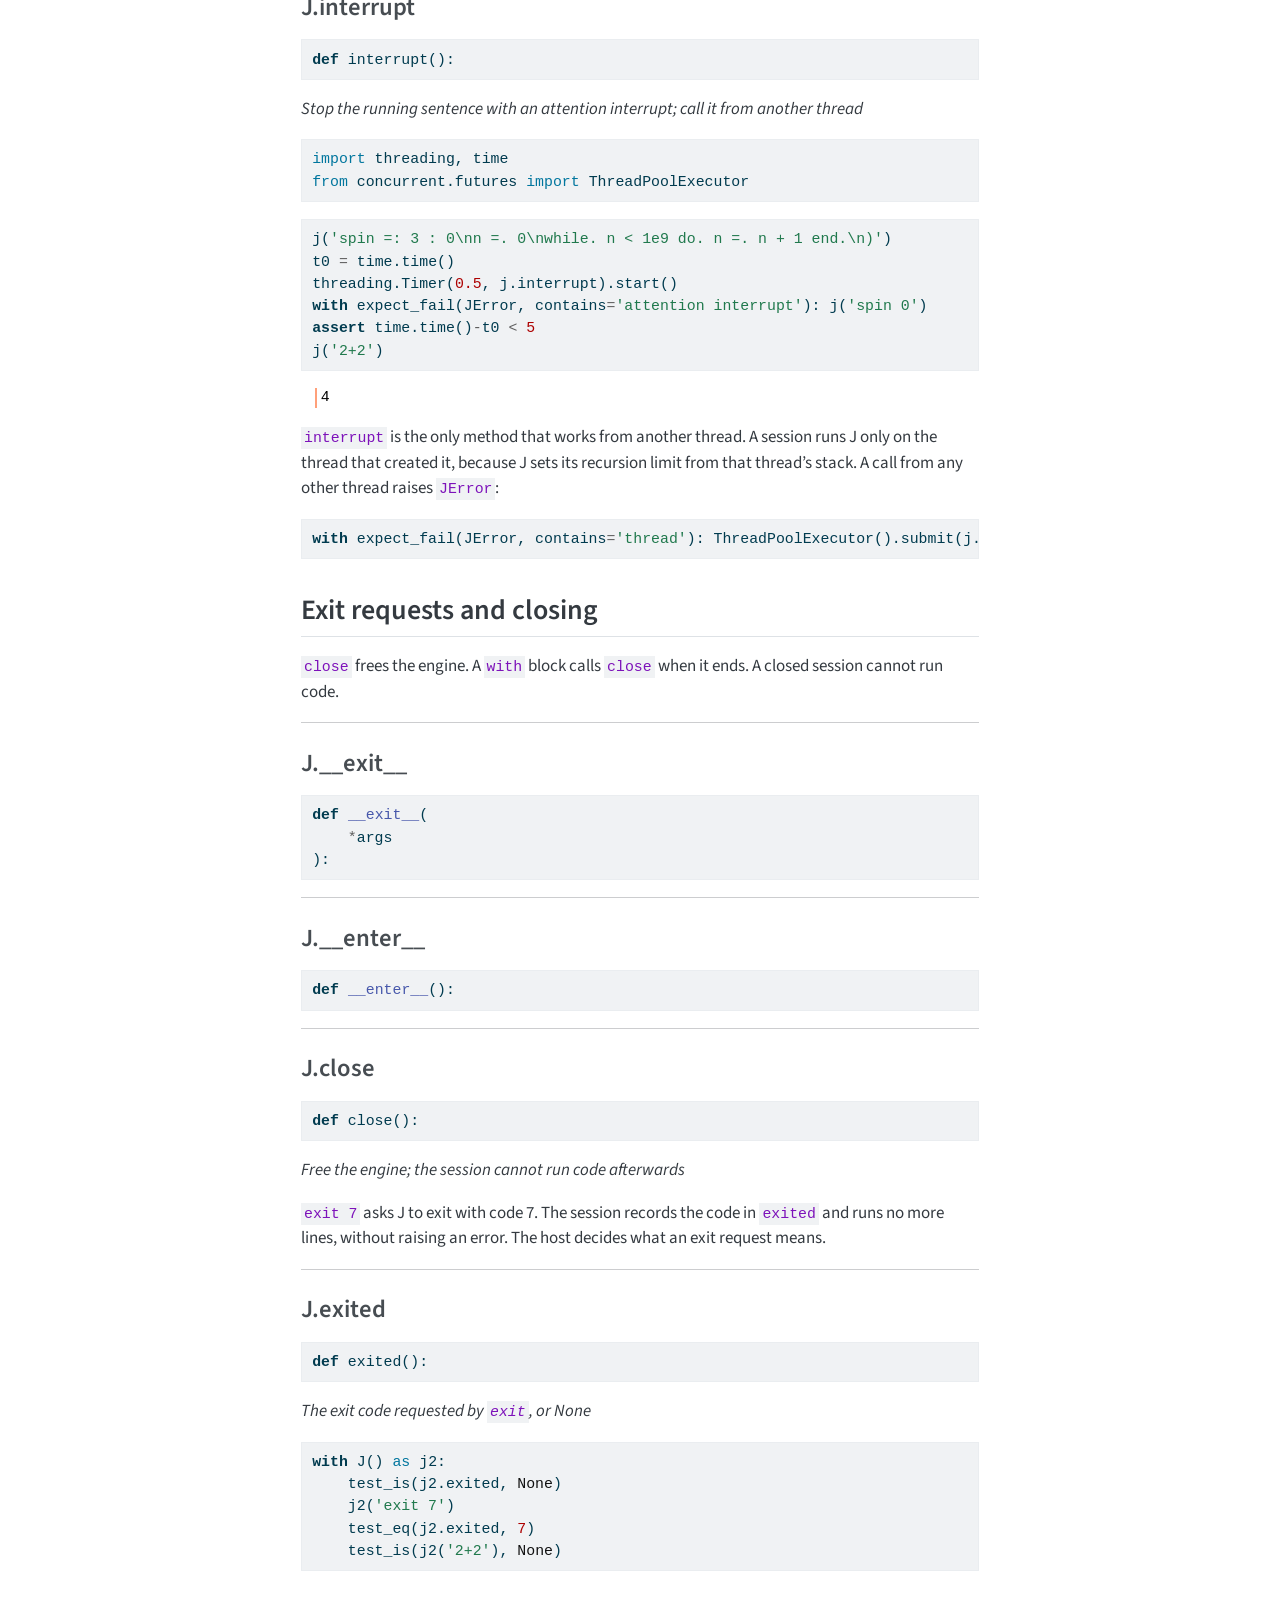
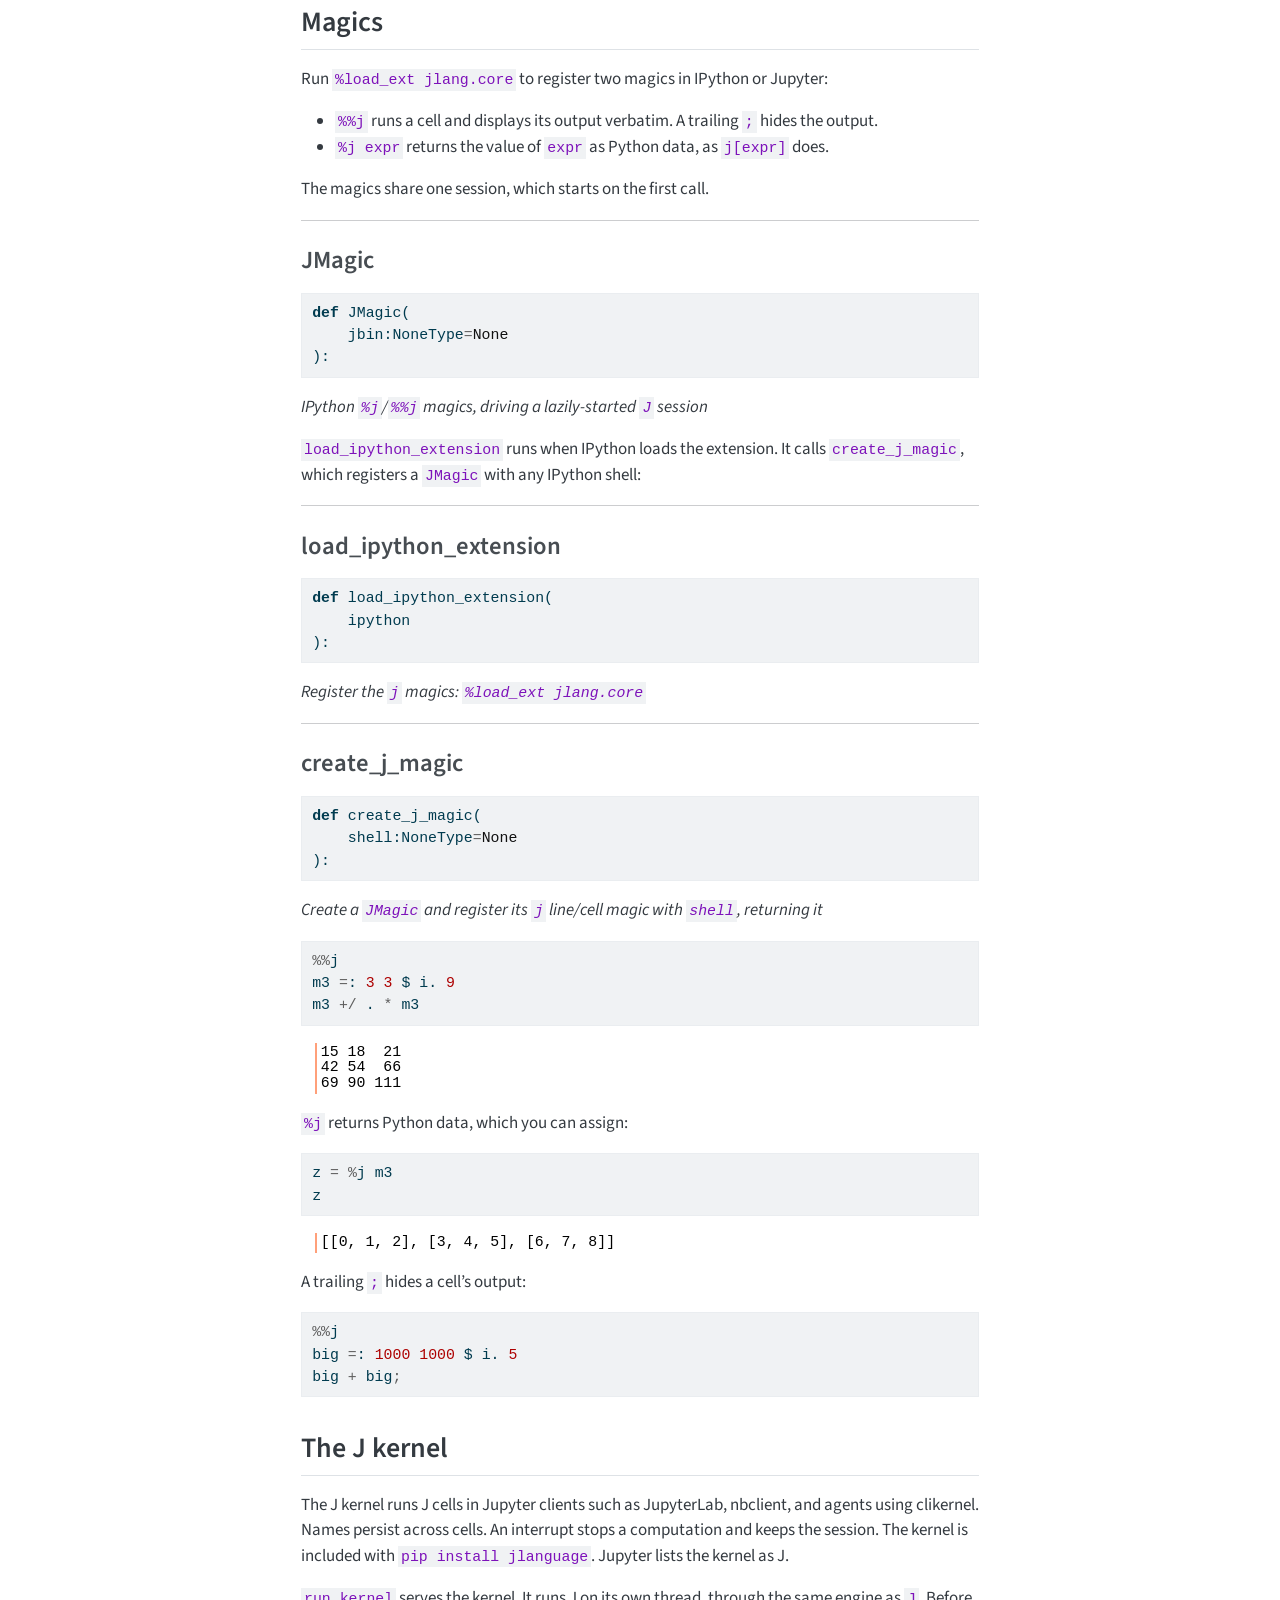
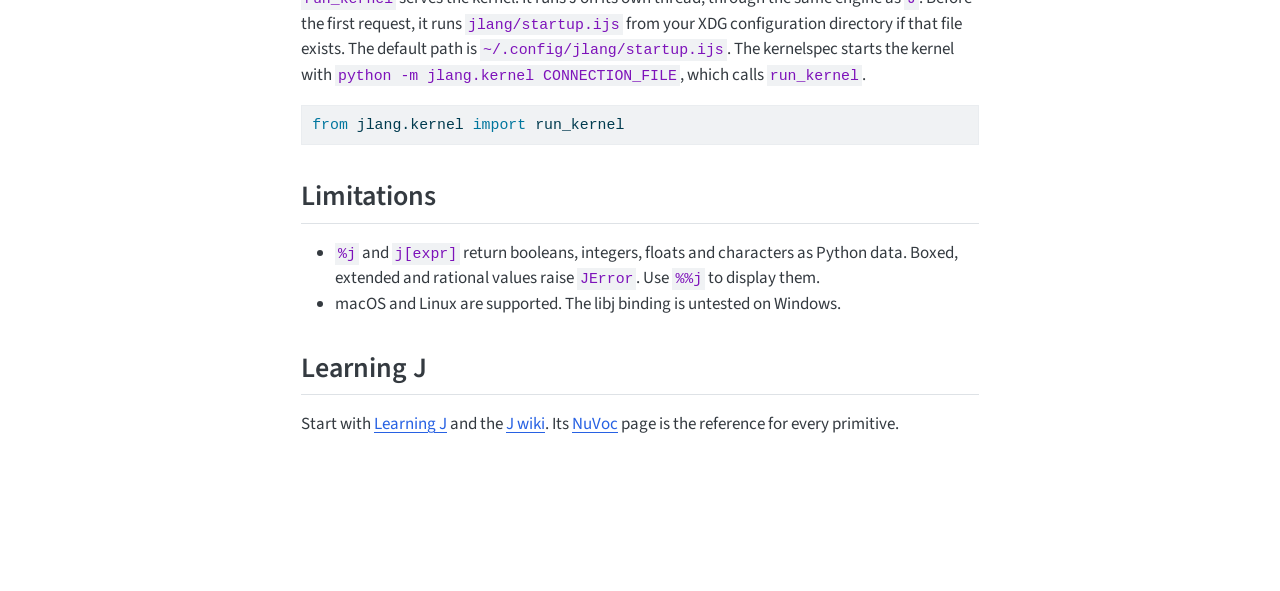
<file: core.html>
<!DOCTYPE html>
<html xmlns="http://www.w3.org/1999/xhtml" lang="en" xml:lang="en"><head>

<meta charset="utf-8">
<meta name="generator" content="quarto-1.11.9">

<meta name="viewport" content="width=device-width, initial-scale=1.0, user-scalable=yes">

<meta name="description" content="Run the J language from Python and Jupyter through libj: sessions, magics and a Jupyter kernel.">

<title>J – jlanguage</title>
<style>
/* Default styles provided by pandoc.
** See https://pandoc.org/MANUAL.html#variables-for-html for config info.
*/
span.smallcaps{font-variant: small-caps;}
div.columns{display: flex; gap: 1.5em;}
div.column{flex: auto;}
@media screen {
div.columns{gap: min(4vw, 1.5em);}
div.column{overflow-x: auto;}
}
div.hanging-indent{margin-left: 1.5em; text-indent: -1.5em;}
ul.task-list{list-style: none;}
ul.task-list li input[type="checkbox"] {
  width: 0.8em;
  margin: 0 0.8em 0.2em -1em; /* quarto-specific, see https://github.com/quarto-dev/quarto-cli/issues/4556 */ 
  vertical-align: middle;
}
/* CSS for syntax highlighting */
html { -webkit-text-size-adjust: 100%; }
pre > code.sourceCode { white-space: pre; position: relative; }
pre > code.sourceCode > span { display: inline-block; line-height: 1.25; }
pre > code.sourceCode > span:empty { height: 1.2em; }
.sourceCode { overflow: visible; }
code.sourceCode > span { color: inherit; text-decoration: inherit; }
div.sourceCode { margin: 1em 0; }
pre.sourceCode { margin: 0; }
@media screen {
div.sourceCode { overflow: auto; }
}
@media print {
pre > code.sourceCode { white-space: pre-wrap; }
pre > code.sourceCode > span { text-indent: -5em; padding-left: 5em; }
}
pre.numberSource code
  { counter-reset: source-line 0; }
pre.numberSource code > span
  { position: relative; left: -4em; counter-increment: source-line; }
pre.numberSource code > span > a:first-child::before
  { content: counter(source-line);
    position: relative; left: -1em; text-align: right; vertical-align: baseline;
    border: none; display: inline-block;
    -webkit-touch-callout: none; -webkit-user-select: none;
    -khtml-user-select: none; -moz-user-select: none;
    -ms-user-select: none; user-select: none;
    padding: 0 4px; width: 4em;
  }
pre.numberSource { margin-left: 3em;  padding-left: 4px; }
div.sourceCode
  {   }
@media screen {
pre > code.sourceCode > span > a:first-child::before { text-decoration: underline; }
}
</style>


<script src="site_libs/quarto-nav/quarto-nav.js"></script>
<script src="site_libs/quarto-nav/headroom.min.js"></script>
<script src="site_libs/clipboard/clipboard.min.js"></script>
<script src="site_libs/quarto-search/autocomplete.umd.js"></script>
<script src="site_libs/quarto-search/fuse.min.js"></script>
<script src="site_libs/quarto-search/quarto-search.js"></script>
<meta name="quarto:offset" content="./">
<script src="site_libs/quarto-html/quarto.js" type="module"></script>
<script src="site_libs/quarto-html/tabsets/tabsets.js" type="module"></script>
<script src="site_libs/quarto-html/scrollable-regions/scrollable-regions.js" type="module"></script>
<script src="site_libs/quarto-html/popper.min.js"></script>
<script src="site_libs/quarto-html/tippy.umd.min.js"></script>
<script src="site_libs/quarto-html/anchor.min.js"></script>
<link href="site_libs/quarto-html/tippy.css" rel="stylesheet">
<link href="site_libs/quarto-html/quarto-syntax-highlighting-63b5708e65d6cd79cd7618c58d0c21e7.css" rel="stylesheet" id="quarto-text-highlighting-styles">
<script src="site_libs/bootstrap/bootstrap.min.js"></script>
<link href="site_libs/bootstrap/bootstrap-icons.css" rel="stylesheet">
<link href="site_libs/bootstrap/bootstrap-69961562f744cce4bc22a2c84bdc0b21.min.css" rel="stylesheet" append-hash="true" id="quarto-bootstrap" data-mode="light">
<script id="quarto-search-options" type="application/json">{
  "location": "navbar",
  "copy-button": false,
  "collapse-after": 3,
  "panel-placement": "end",
  "type": "overlay",
  "limit": 50,
  "keyboard-shortcut": [
    "f",
    "/",
    "s"
  ],
  "show-item-context": false,
  "language": {
    "search-no-results-text": "No results",
    "search-matching-documents-text": "matching documents",
    "search-copy-link-title": "Copy link to search",
    "search-hide-matches-text": "Hide additional matches",
    "search-more-match-text": "more match in this document",
    "search-more-matches-text": "more matches in this document",
    "search-clear-button-title": "Clear",
    "search-text-placeholder": "",
    "search-detached-cancel-button-title": "Cancel",
    "search-submit-button-title": "Submit",
    "search-label": "Search"
  }
}</script>


<link rel="stylesheet" href="styles.css">
<meta property="og:title" content="J – jlanguage">
<meta property="og:description" content="Run the J language from Python and Jupyter through libj: sessions, magics and a Jupyter kernel.">
<meta property="og:site_name" content="jlanguage">
<meta name="twitter:title" content="J – jlanguage">
<meta name="twitter:description" content="Run the J language from Python and Jupyter through libj: sessions, magics and a Jupyter kernel.">
<meta name="twitter:card" content="summary">
</head>

<body class="nav-sidebar floating nav-fixed quarto-light"><a id="quarto-skip-link" class="visually-hidden-focusable" href="#quarto-document-content">Skip to main content</a>

<div id="quarto-search-results"></div>
  <header id="quarto-header" class="headroom fixed-top">
    <nav class="navbar navbar-expand-lg " data-bs-theme="dark" aria-label="Site">
      <div class="navbar-container container-fluid">
      <div class="navbar-brand-container mx-auto">
    <a class="navbar-brand" href="./index.html">
    <span class="navbar-title">jlanguage</span>
    </a>
  </div>
          <button class="navbar-toggler" type="button" data-bs-toggle="collapse" data-bs-target="#navbarCollapse" aria-controls="navbarCollapse" aria-expanded="false" aria-label="Toggle navigation" onclick="if (window.quartoToggleHeadroom) { window.quartoToggleHeadroom(); }">
  <span class="navbar-toggler-icon"></span>
</button>
          <div class="collapse navbar-collapse" id="navbarCollapse">
            <ul class="navbar-nav navbar-nav-scroll ms-auto">
  <li class="nav-item compact">
    <a class="nav-link" href="https://github.com/AnswerDotAI/jlanguage"> <i class="bi bi-github" role="img">
</i> 
<span class="menu-text"></span></a>
  </li>  
</ul>
          </div> <!-- /navcollapse -->
            <div class="quarto-navbar-tools">
</div>
            <div id="quarto-search" class="" title="Search"></div>
      </div> <!-- /container-fluid -->
    </nav>
  <nav class="quarto-secondary-nav" aria-label="Toolbar">
    <div class="container-fluid d-flex">
      <button type="button" class="quarto-btn-toggle btn" data-bs-toggle="collapse" role="button" data-bs-target=".quarto-sidebar-collapse-item" aria-controls="quarto-sidebar" aria-expanded="false" aria-label="Toggle sidebar navigation" onclick="if (window.quartoToggleHeadroom) { window.quartoToggleHeadroom(); }">
        <i class="bi bi-layout-text-sidebar-reverse"></i>
      </button>
        <nav class="quarto-page-breadcrumbs" aria-label="Breadcrumbs"><ol class="breadcrumb"><li class="breadcrumb-item"><a href="./core.html">J</a></li></ol></nav>
        <a class="flex-grow-1" data-bs-toggle="collapse" data-bs-target=".quarto-sidebar-collapse-item" onclick="if (window.quartoToggleHeadroom) { window.quartoToggleHeadroom(); }">      
        </a>
    </div>
  </nav>
</header>
<!-- content -->
<div id="quarto-content" class="quarto-container page-columns page-rows-contents page-layout-article page-navbar">
<!-- sidebar -->
  <nav id="quarto-sidebar" class="sidebar collapse collapse-horizontal quarto-sidebar-collapse-item sidebar-navigation floating overflow-auto" aria-label="Section">
    <div class="sidebar-menu-container"> 
    <ul class="list-unstyled mt-1">
        <li class="sidebar-item">
  <div class="sidebar-item-container"> 
  <a href="./index.html" class="sidebar-item-text sidebar-link">
 <span class="menu-text">jlanguage</span></a>
  </div>
</li>
        <li class="sidebar-item">
  <div class="sidebar-item-container"> 
  <a href="./core.html" class="sidebar-item-text sidebar-link active">
 <span class="menu-text">J</span></a>
  </div>
</li>
    </ul>
    </div>
</nav>
<div id="quarto-sidebar-glass" class="quarto-sidebar-collapse-item" data-bs-toggle="collapse" data-bs-target=".quarto-sidebar-collapse-item"></div>
<!-- margin-sidebar -->
    <div id="quarto-margin-sidebar" class="sidebar margin-sidebar">
        <nav id="TOC" role="doc-toc" aria-labelledby="toc-title" class="toc-active">
    <h2 id="toc-title">On this page</h2>
   
  <ul>
  <li><a href="#the-j-installation" id="toc-the-j-installation" class="nav-link active" data-scroll-target="#the-j-installation">The J installation</a></li>
  <li><a href="#sessions" id="toc-sessions" class="nav-link" data-scroll-target="#sessions">Sessions</a></li>
  <li><a href="#python-values" id="toc-python-values" class="nav-link" data-scroll-target="#python-values">Python values</a></li>
  <li><a href="#interrupting" id="toc-interrupting" class="nav-link" data-scroll-target="#interrupting">Interrupting</a></li>
  <li><a href="#exit-requests-and-closing" id="toc-exit-requests-and-closing" class="nav-link" data-scroll-target="#exit-requests-and-closing">Exit requests and closing</a></li>
  <li><a href="#magics" id="toc-magics" class="nav-link" data-scroll-target="#magics">Magics</a></li>
  <li><a href="#the-j-kernel" id="toc-the-j-kernel" class="nav-link" data-scroll-target="#the-j-kernel">The J kernel</a></li>
  <li><a href="#limitations" id="toc-limitations" class="nav-link" data-scroll-target="#limitations">Limitations</a></li>
  <li><a href="#learning-j" id="toc-learning-j" class="nav-link" data-scroll-target="#learning-j">Learning J</a></li>
  </ul>
<div class="toc-actions"><ul><li><a href="https://github.com/AnswerDotAI/jlanguage/issues/new" class="toc-action"><i class="bi bi-github"></i>Report an issue</a></li></ul></div><div class="quarto-alternate-formats"><h2>Other Formats</h2><ul><li><a href="core.html.md"><i class="bi bi-file-code"></i>Markdown</a></li></ul></div></nav>
    </div>
<!-- main -->
<main class="content" id="quarto-document-content" tabindex="-1">

<header id="title-block-header" class="quarto-title-block default">
<div class="quarto-title">
<h1 class="title">J</h1>
</div>

<div>
  <div class="description">
    Run the J language from Python and Jupyter through libj: sessions, magics and a Jupyter kernel.
  </div>
</div>


<div class="quarto-title-meta">

    
  
    
  </div>
  


</header>


<!-- WARNING: THIS FILE WAS AUTOGENERATED! DO NOT EDIT! -->
<p><code>jlang.core</code> runs the <a href="https://www.jsoftware.com/">J language</a> inside the Python process. It loads libj, J’s engine library, from the J installation that this package contains. Install it with <code>pip install jlanguage</code> and import <code>J</code> from <code>jlang.core</code>. The module provides sessions and the <code>%%j</code> and <code>%j</code> magics; <code>jlang.kernel</code> provides the Jupyter kernel. Importing it does not start J.</p>
<p>The magics also need IPython.</p>
<div id="7dc3c799" class="cell" data-quarto-private-1="{&quot;key&quot;:&quot;execution&quot;,&quot;value&quot;:{&quot;iopub.execute_input&quot;:&quot;2026-11-15T21:35:54.459108+00:00&quot;,&quot;shell.execute_reply&quot;:&quot;2026-11-15T21:35:54.459901+00:00&quot;,&quot;total&quot;:0.0007903260000006185}}" data-execution_count="1">
<div class="code-copy-outer-scaffold"><div class="sourceCode cell-code" id="cb1"><pre class="sourceCode python code-with-copy"><code class="sourceCode python"><span id="cb1-1"><a href="#cb1-1" aria-hidden="true" tabindex="-1"></a><span class="im">from</span> fastcore.test <span class="im">import</span> <span class="op">*</span></span></code></pre></div><button title="Copy to Clipboard" class="code-copy-button"><i class="bi"></i></button></div>
</div>
<section id="the-j-installation" class="level2">
<h2 class="anchored" data-anchor-id="the-j-installation">The J installation</h2>
<p><code>path</code> gives the J installation inside the <code>jlang</code> package: the official release from jsoftware.com, unmodified. <code>jconsole_path</code> gives J’s console within it:</p>
<div id="ff399dcd" class="cell">
<div class="code-copy-outer-scaffold"><div class="sourceCode cell-code" id="cb2"><pre class="sourceCode python code-with-copy"><code class="sourceCode python"><span id="cb2-1"><a href="#cb2-1" aria-hidden="true" tabindex="-1"></a><span class="cf">assert</span> (path()<span class="op">/</span><span class="st">'bin'</span><span class="op">/</span>_LIBJ).exists()</span>
<span id="cb2-2"><a href="#cb2-2" aria-hidden="true" tabindex="-1"></a>jconsole_path().relative_to(path())</span></code></pre></div><button title="Copy to Clipboard" class="code-copy-button"><i class="bi"></i></button></div>
<div class="cell-output cell-output-display">
<pre><code>Path('bin/jconsole')</code></pre>
</div>
</div>
<p><code>jlang.main</code> runs that console with the command line’s arguments. The <code>jconsole</code> command calls it, and so does running the package with <code>python -m jlang</code>.</p>
</section>
<section id="sessions" class="level2">
<h2 class="anchored" data-anchor-id="sessions">Sessions</h2>
<div id="24ae8767" class="cell" data-quarto-private-1="{&quot;key&quot;:&quot;execution&quot;,&quot;value&quot;:{&quot;iopub.execute_input&quot;:&quot;2026-11-15T21:35:54.465874+00:00&quot;,&quot;shell.execute_reply&quot;:&quot;2026-11-15T21:35:54.588680+00:00&quot;,&quot;total&quot;:0.12281081500000113}}" data-execution_count="5">
<hr>
<section id="j" class="level3">
<h3 class="anchored" data-anchor-id="j">J</h3>
<div class="code-copy-outer-scaffold"><div class="sourceCode" id="cb4"><pre class="sourceCode python code-with-copy"><code class="sourceCode python"><span id="cb4-1"><a href="#cb4-1" aria-hidden="true" tabindex="-1"></a><span class="kw">def</span> J(</span>
<span id="cb4-2"><a href="#cb4-2" aria-hidden="true" tabindex="-1"></a>    jbin:NoneType<span class="op">=</span><span class="va">None</span></span>
<span id="cb4-3"><a href="#cb4-3" aria-hidden="true" tabindex="-1"></a>):</span></code></pre></div><button title="Copy to Clipboard" class="code-copy-button"><i class="bi"></i></button></div>
<p><em>A J session: an engine from libj, with J’s standard library loaded</em></p>
</section>
</div>
<p><code>J</code> starts an engine, then runs <code>profile.ijs</code> to load J’s standard library. To use another J installation, pass its <code>bin</code> directory as <code>jbin</code>.</p>
<div id="9a731820" class="cell" data-quarto-private-1="{&quot;key&quot;:&quot;execution&quot;,&quot;value&quot;:{&quot;iopub.execute_input&quot;:&quot;2026-11-15T21:35:54.589753+00:00&quot;,&quot;shell.execute_reply&quot;:&quot;2026-11-15T21:35:54.591462+00:00&quot;,&quot;total&quot;:0.001711360999998135}}" data-execution_count="7">
<hr>
<section id="j.__call__" class="level3">
<h3 class="anchored" data-anchor-id="j.__call__">J.__call__</h3>
<div class="code-copy-outer-scaffold"><div class="sourceCode" id="cb5"><pre class="sourceCode python code-with-copy"><code class="sourceCode python"><span id="cb5-1"><a href="#cb5-1" aria-hidden="true" tabindex="-1"></a><span class="kw">def</span> <span class="fu">__call__</span>(</span>
<span id="cb5-2"><a href="#cb5-2" aria-hidden="true" tabindex="-1"></a>    code</span>
<span id="cb5-3"><a href="#cb5-3" aria-hidden="true" tabindex="-1"></a>):</span></code></pre></div><button title="Copy to Clipboard" class="code-copy-button"><i class="bi"></i></button></div>
<p><em>Run <code>code</code>, returning displayable output, or None if there is none</em></p>
</section>
</div>
<div id="05db6748" class="cell" data-quarto-private-1="{&quot;key&quot;:&quot;execution&quot;,&quot;value&quot;:{&quot;iopub.execute_input&quot;:&quot;2026-11-15T21:35:54.591522+00:00&quot;,&quot;shell.execute_reply&quot;:&quot;2026-11-15T21:35:54.593081+00:00&quot;,&quot;total&quot;:0.0015608129999975517}}" data-execution_count="8">
<hr>
<section id="j.run" class="level3">
<h3 class="anchored" data-anchor-id="j.run">J.run</h3>
<div class="code-copy-outer-scaffold"><div class="sourceCode" id="cb6"><pre class="sourceCode python code-with-copy"><code class="sourceCode python"><span id="cb6-1"><a href="#cb6-1" aria-hidden="true" tabindex="-1"></a><span class="kw">def</span> run(</span>
<span id="cb6-2"><a href="#cb6-2" aria-hidden="true" tabindex="-1"></a>    code</span>
<span id="cb6-3"><a href="#cb6-3" aria-hidden="true" tabindex="-1"></a>):</span></code></pre></div><button title="Copy to Clipboard" class="code-copy-button"><i class="bi"></i></button></div>
<p><em>Run <code>code</code> (one or more lines of J), returning its output; raises <code>JError</code> on J errors</em></p>
</section>
</div>
<div id="b9f1a9b5" class="cell" data-quarto-private-1="{&quot;key&quot;:&quot;execution&quot;,&quot;value&quot;:{&quot;iopub.execute_input&quot;:&quot;2026-11-15T21:35:54.593162+00:00&quot;,&quot;shell.execute_reply&quot;:&quot;2026-11-15T21:35:54.594582+00:00&quot;,&quot;total&quot;:0.0014221030000030055}}" data-execution_count="9">
<hr>
<section id="jout" class="level3">
<h3 class="anchored" data-anchor-id="jout">JOut</h3>
<div class="code-copy-outer-scaffold"><div class="sourceCode" id="cb7"><pre class="sourceCode python code-with-copy"><code class="sourceCode python"><span id="cb7-1"><a href="#cb7-1" aria-hidden="true" tabindex="-1"></a><span class="kw">def</span> JOut(</span>
<span id="cb7-2"><a href="#cb7-2" aria-hidden="true" tabindex="-1"></a>    <span class="op">*</span>args, <span class="op">**</span>kwargs</span>
<span id="cb7-3"><a href="#cb7-3" aria-hidden="true" tabindex="-1"></a>):</span></code></pre></div><button title="Copy to Clipboard" class="code-copy-button"><i class="bi"></i></button></div>
<p><em>J’s output, displayed as plain text</em></p>
</section>
</div>
<p><code>run</code> returns J’s output as text. Calling the session returns the same text as <code>JOut</code>, which displays verbatim, or <code>None</code> when there is no output. Names persist between calls:</p>
<div id="8ab10738" class="cell">
<div class="code-copy-outer-scaffold"><div class="sourceCode cell-code" id="cb8"><pre class="sourceCode python code-with-copy"><code class="sourceCode python"><span id="cb8-1"><a href="#cb8-1" aria-hidden="true" tabindex="-1"></a>j <span class="op">=</span> J()</span>
<span id="cb8-2"><a href="#cb8-2" aria-hidden="true" tabindex="-1"></a>j(<span class="st">'m =: 2 3 $ 10 * 1 + i. 6</span><span class="ch">\n</span><span class="st">m'</span>)</span></code></pre></div><button title="Copy to Clipboard" class="code-copy-button"><i class="bi"></i></button></div>
<div class="cell-output cell-output-display">
<pre><code>10 20 30
40 50 60</code></pre>
</div>
</div>
<div id="49befd22" class="cell">
<div class="code-copy-outer-scaffold"><div class="sourceCode cell-code" id="cb10"><pre class="sourceCode python code-with-copy"><code class="sourceCode python"><span id="cb10-1"><a href="#cb10-1" aria-hidden="true" tabindex="-1"></a>test_eq(j.run(<span class="st">'+/ , m'</span>), <span class="st">'210</span><span class="ch">\n</span><span class="st">'</span>)</span>
<span id="cb10-2"><a href="#cb10-2" aria-hidden="true" tabindex="-1"></a>test_is(j(<span class="st">'m2 =: 10 * m'</span>), <span class="va">None</span>)</span></code></pre></div><button title="Copy to Clipboard" class="code-copy-button"><i class="bi"></i></button></div>
</div>
<p>Lines that open a multi-line definition take the following lines as its body:</p>
<div id="a3380f68" class="cell">
<div class="code-copy-outer-scaffold"><div class="sourceCode cell-code" id="cb11"><pre class="sourceCode python code-with-copy"><code class="sourceCode python"><span id="cb11-1"><a href="#cb11-1" aria-hidden="true" tabindex="-1"></a>j(<span class="st">'mean =: 3 : 0</span><span class="ch">\n</span><span class="st">(+/ y) % # y</span><span class="ch">\n</span><span class="st">)</span><span class="ch">\n</span><span class="st">mean 1 2 3 4'</span>)</span></code></pre></div><button title="Copy to Clipboard" class="code-copy-button"><i class="bi"></i></button></div>
<div class="cell-output cell-output-display">
<pre><code>2.5</code></pre>
</div>
</div>
<p>A J error raises <code>JError</code>. Its message is the session’s output, including J’s error display:</p>
<div id="a8496731" class="cell">
<div class="code-copy-outer-scaffold"><div class="sourceCode cell-code" id="cb13"><pre class="sourceCode python code-with-copy"><code class="sourceCode python"><span id="cb13-1"><a href="#cb13-1" aria-hidden="true" tabindex="-1"></a><span class="cf">with</span> expect_fail(JError, contains<span class="op">=</span><span class="st">'domain error'</span>): j.run(<span class="st">"m + 'x'"</span>)</span></code></pre></div><button title="Copy to Clipboard" class="code-copy-button"><i class="bi"></i></button></div>
</div>
<p>Extended precision works, as in 25 factorial:</p>
<div id="cdfe7b22" class="cell">
<div class="code-copy-outer-scaffold"><div class="sourceCode cell-code" id="cb14"><pre class="sourceCode python code-with-copy"><code class="sourceCode python"><span id="cb14-1"><a href="#cb14-1" aria-hidden="true" tabindex="-1"></a>j(<span class="st">'*/ 1 + i. 25x'</span>)</span></code></pre></div><button title="Copy to Clipboard" class="code-copy-button"><i class="bi"></i></button></div>
<div class="cell-output cell-output-display">
<pre><code>15511210043330985984000000</code></pre>
</div>
</div>
</section>
<section id="python-values" class="level2">
<h2 class="anchored" data-anchor-id="python-values">Python values</h2>
<p><code>getm</code> reads a named J noun as Python data. Characters become a string. Booleans, integers and floats become a number, or nested lists for an array. Boxed, extended and rational values raise <code>JError</code>.</p>
<div id="33734be0" class="cell" data-quarto-private-1="{&quot;key&quot;:&quot;execution&quot;,&quot;value&quot;:{&quot;iopub.execute_input&quot;:&quot;2026-11-15T21:35:54.595749+00:00&quot;,&quot;shell.execute_reply&quot;:&quot;2026-11-15T21:35:54.597234+00:00&quot;,&quot;total&quot;:0.0014869609999976774}}" data-execution_count="11">
<hr>
<section id="j.getm" class="level3">
<h3 class="anchored" data-anchor-id="j.getm">J.getm</h3>
<div class="code-copy-outer-scaffold"><div class="sourceCode" id="cb16"><pre class="sourceCode python code-with-copy"><code class="sourceCode python"><span id="cb16-1"><a href="#cb16-1" aria-hidden="true" tabindex="-1"></a><span class="kw">def</span> getm(</span>
<span id="cb16-2"><a href="#cb16-2" aria-hidden="true" tabindex="-1"></a>    name</span>
<span id="cb16-3"><a href="#cb16-3" aria-hidden="true" tabindex="-1"></a>):</span></code></pre></div><button title="Copy to Clipboard" class="code-copy-button"><i class="bi"></i></button></div>
<p><em>Read noun <code>name</code> into Python: str for characters; int/float scalars and (nested) lists otherwise</em></p>
</section>
</div>
<div id="7a76fb59" class="cell">
<div class="code-copy-outer-scaffold"><div class="sourceCode cell-code" id="cb17"><pre class="sourceCode python code-with-copy"><code class="sourceCode python"><span id="cb17-1"><a href="#cb17-1" aria-hidden="true" tabindex="-1"></a>test_eq(j.getm(<span class="st">'m'</span>), [[<span class="dv">10</span>,<span class="dv">20</span>,<span class="dv">30</span>],[<span class="dv">40</span>,<span class="dv">50</span>,<span class="dv">60</span>]])</span>
<span id="cb17-2"><a href="#cb17-2" aria-hidden="true" tabindex="-1"></a>j(<span class="st">'x =: 1r3'</span>)</span>
<span id="cb17-3"><a href="#cb17-3" aria-hidden="true" tabindex="-1"></a><span class="cf">with</span> expect_fail(JError, contains<span class="op">=</span><span class="st">'unsupported J type'</span>): j.getm(<span class="st">'x'</span>)</span></code></pre></div><button title="Copy to Clipboard" class="code-copy-button"><i class="bi"></i></button></div>
</div>
<p><code>j[expr]</code> evaluates an expression and returns its value as Python data. It assigns the result to <code>pytmp</code>, reads it, then erases that name.</p>
<div id="56a828ab" class="cell" data-quarto-private-1="{&quot;key&quot;:&quot;execution&quot;,&quot;value&quot;:{&quot;iopub.execute_input&quot;:&quot;2026-11-15T21:35:54.598002+00:00&quot;,&quot;shell.execute_reply&quot;:&quot;2026-11-15T21:35:54.599369+00:00&quot;,&quot;total&quot;:0.0013686229999976263}}" data-execution_count="13">
<hr>
<section id="j.__getitem__" class="level3">
<h3 class="anchored" data-anchor-id="j.__getitem__">J.__getitem__</h3>
<div class="code-copy-outer-scaffold"><div class="sourceCode" id="cb18"><pre class="sourceCode python code-with-copy"><code class="sourceCode python"><span id="cb18-1"><a href="#cb18-1" aria-hidden="true" tabindex="-1"></a><span class="kw">def</span> <span class="fu">__getitem__</span>(</span>
<span id="cb18-2"><a href="#cb18-2" aria-hidden="true" tabindex="-1"></a>    expr</span>
<span id="cb18-3"><a href="#cb18-3" aria-hidden="true" tabindex="-1"></a>):</span></code></pre></div><button title="Copy to Clipboard" class="code-copy-button"><i class="bi"></i></button></div>
</section>
</div>
<div id="d808b8bd" class="cell" data-quarto-private-1="{&quot;key&quot;:&quot;execution&quot;,&quot;value&quot;:{&quot;iopub.execute_input&quot;:&quot;2026-11-15T21:35:54.599424+00:00&quot;,&quot;shell.execute_reply&quot;:&quot;2026-11-15T21:35:54.600847+00:00&quot;,&quot;total&quot;:0.0014244569999988244}}" data-execution_count="14">
<hr>
<section id="j.pyval" class="level3">
<h3 class="anchored" data-anchor-id="j.pyval">J.pyval</h3>
<div class="code-copy-outer-scaffold"><div class="sourceCode" id="cb19"><pre class="sourceCode python code-with-copy"><code class="sourceCode python"><span id="cb19-1"><a href="#cb19-1" aria-hidden="true" tabindex="-1"></a><span class="kw">def</span> pyval(</span>
<span id="cb19-2"><a href="#cb19-2" aria-hidden="true" tabindex="-1"></a>    expr</span>
<span id="cb19-3"><a href="#cb19-3" aria-hidden="true" tabindex="-1"></a>):</span></code></pre></div><button title="Copy to Clipboard" class="code-copy-button"><i class="bi"></i></button></div>
<p><em>Evaluate <code>expr</code> and return the result as a Python value</em></p>
</section>
</div>
<div id="1d8900fd" class="cell">
<div class="code-copy-outer-scaffold"><div class="sourceCode cell-code" id="cb20"><pre class="sourceCode python code-with-copy"><code class="sourceCode python"><span id="cb20-1"><a href="#cb20-1" aria-hidden="true" tabindex="-1"></a>test_eq(j[<span class="st">'m &gt; 25'</span>], [[<span class="dv">0</span>,<span class="dv">0</span>,<span class="dv">1</span>],[<span class="dv">1</span>,<span class="dv">1</span>,<span class="dv">1</span>]])</span>
<span id="cb20-2"><a href="#cb20-2" aria-hidden="true" tabindex="-1"></a>test_eq(j[<span class="st">'+/ % # 1 2 3 4'</span>], <span class="fl">0.25</span>)</span>
<span id="cb20-3"><a href="#cb20-3" aria-hidden="true" tabindex="-1"></a>j[<span class="st">"'py' , 'val'"</span>]</span></code></pre></div><button title="Copy to Clipboard" class="code-copy-button"><i class="bi"></i></button></div>
<div class="cell-output cell-output-display">
<pre><code>'pyval'</code></pre>
</div>
</div>
<p><code>j[name] = value</code> assigns Python data. A string becomes a J character list. A number or nested list becomes an integer array, or a float array if any item is a float.</p>
<p>Empty lists preserve their shape, including an array with empty rows.</p>
<div id="5c575b05" class="cell" data-quarto-private-1="{&quot;key&quot;:&quot;execution&quot;,&quot;value&quot;:{&quot;iopub.execute_input&quot;:&quot;2026-11-15T21:35:54.601445+00:00&quot;,&quot;shell.execute_reply&quot;:&quot;2026-11-15T21:35:54.602817+00:00&quot;,&quot;total&quot;:0.0013742709999959857}}" data-execution_count="16">
<hr>
<section id="j.__setitem__" class="level3">
<h3 class="anchored" data-anchor-id="j.__setitem__">J.__setitem__</h3>
<div class="code-copy-outer-scaffold"><div class="sourceCode" id="cb22"><pre class="sourceCode python code-with-copy"><code class="sourceCode python"><span id="cb22-1"><a href="#cb22-1" aria-hidden="true" tabindex="-1"></a><span class="kw">def</span> <span class="fu">__setitem__</span>(</span>
<span id="cb22-2"><a href="#cb22-2" aria-hidden="true" tabindex="-1"></a>    nm, v</span>
<span id="cb22-3"><a href="#cb22-3" aria-hidden="true" tabindex="-1"></a>):</span></code></pre></div><button title="Copy to Clipboard" class="code-copy-button"><i class="bi"></i></button></div>
<p><em>Assign Python value <code>v</code> (scalar, string, or nested list) to noun <code>nm</code></em></p>
</section>
</div>
<div id="8b5a6af0" class="cell">
<div class="code-copy-outer-scaffold"><div class="sourceCode cell-code" id="cb23"><pre class="sourceCode python code-with-copy"><code class="sourceCode python"><span id="cb23-1"><a href="#cb23-1" aria-hidden="true" tabindex="-1"></a>j[<span class="st">'q'</span>] <span class="op">=</span> [[<span class="dv">1</span>,<span class="dv">2</span>],[<span class="dv">3</span>,<span class="fl">4.5</span>]]</span>
<span id="cb23-2"><a href="#cb23-2" aria-hidden="true" tabindex="-1"></a>j[<span class="st">'s'</span>] <span class="op">=</span> <span class="st">"it's café"</span></span>
<span id="cb23-3"><a href="#cb23-3" aria-hidden="true" tabindex="-1"></a>test_eq(j[<span class="st">'s'</span>], <span class="st">"it's café"</span>)</span>
<span id="cb23-4"><a href="#cb23-4" aria-hidden="true" tabindex="-1"></a>j[<span class="st">'empty'</span>],j[<span class="st">'empty_rows'</span>] <span class="op">=</span> [],[[],[]]</span>
<span id="cb23-5"><a href="#cb23-5" aria-hidden="true" tabindex="-1"></a>test_eq(j[<span class="st">'empty'</span>], [])</span>
<span id="cb23-6"><a href="#cb23-6" aria-hidden="true" tabindex="-1"></a>test_eq(j[<span class="st">'empty_rows'</span>], [[],[]])</span>
<span id="cb23-7"><a href="#cb23-7" aria-hidden="true" tabindex="-1"></a>test_eq(j[<span class="st">'0 2 $ 0'</span>], [])</span>
<span id="cb23-8"><a href="#cb23-8" aria-hidden="true" tabindex="-1"></a>j[<span class="st">'+/ , q'</span>]</span></code></pre></div><button title="Copy to Clipboard" class="code-copy-button"><i class="bi"></i></button></div>
<div class="cell-output cell-output-display">
<pre><code>10.5</code></pre>
</div>
</div>
<p>A J array must be rectangular. Assigning a ragged list raises <code>JError</code>:</p>
<div id="55ed322c" class="cell">
<div class="code-copy-outer-scaffold"><div class="sourceCode cell-code" id="cb25"><pre class="sourceCode python code-with-copy"><code class="sourceCode python"><span id="cb25-1"><a href="#cb25-1" aria-hidden="true" tabindex="-1"></a><span class="cf">with</span> expect_fail(JError, contains<span class="op">=</span><span class="st">'shape'</span>): j[<span class="st">'r'</span>] <span class="op">=</span> [[<span class="dv">1</span>,<span class="dv">2</span>],[<span class="dv">3</span>],[<span class="dv">4</span>,<span class="dv">5</span>,<span class="dv">6</span>]]</span></code></pre></div><button title="Copy to Clipboard" class="code-copy-button"><i class="bi"></i></button></div>
</div>
<p><code>fn</code> turns a J verb into a Python callable. Pass one argument for monadic use, or two for dyadic use with the left argument first.</p>
<div id="dd6a3e3e" class="cell" data-quarto-private-1="{&quot;key&quot;:&quot;execution&quot;,&quot;value&quot;:{&quot;iopub.execute_input&quot;:&quot;2026-11-15T21:35:54.603763+00:00&quot;,&quot;shell.execute_reply&quot;:&quot;2026-11-15T21:35:54.605412+00:00&quot;,&quot;total&quot;:0.0016514500000042176}}" data-execution_count="18">
<hr>
<section id="j.fn" class="level3">
<h3 class="anchored" data-anchor-id="j.fn">J.fn</h3>
<div class="code-copy-outer-scaffold"><div class="sourceCode" id="cb26"><pre class="sourceCode python code-with-copy"><code class="sourceCode python"><span id="cb26-1"><a href="#cb26-1" aria-hidden="true" tabindex="-1"></a><span class="kw">def</span> fn(</span>
<span id="cb26-2"><a href="#cb26-2" aria-hidden="true" tabindex="-1"></a>    code</span>
<span id="cb26-3"><a href="#cb26-3" aria-hidden="true" tabindex="-1"></a>):</span></code></pre></div><button title="Copy to Clipboard" class="code-copy-button"><i class="bi"></i></button></div>
<p><em>A Python callable applying J verb <code>code</code> monadically or dyadically (left argument first)</em></p>
</section>
</div>
<div id="e8c36160" class="cell">
<div class="code-copy-outer-scaffold"><div class="sourceCode cell-code" id="cb27"><pre class="sourceCode python code-with-copy"><code class="sourceCode python"><span id="cb27-1"><a href="#cb27-1" aria-hidden="true" tabindex="-1"></a>sq <span class="op">=</span> j.fn(<span class="st">'*:'</span>)</span>
<span id="cb27-2"><a href="#cb27-2" aria-hidden="true" tabindex="-1"></a>test_eq(sq([<span class="dv">1</span>,<span class="dv">2</span>,<span class="dv">3</span>]), [<span class="dv">1</span>,<span class="dv">4</span>,<span class="dv">9</span>])</span>
<span id="cb27-3"><a href="#cb27-3" aria-hidden="true" tabindex="-1"></a>test_eq(j.fn(<span class="st">'+/'</span>)([<span class="dv">1</span>,<span class="dv">2</span>,<span class="dv">3</span>]), <span class="dv">6</span>)</span>
<span id="cb27-4"><a href="#cb27-4" aria-hidden="true" tabindex="-1"></a>j.fn(<span class="st">'{.'</span>)(<span class="dv">2</span>, [<span class="dv">5</span>,<span class="dv">6</span>,<span class="dv">7</span>])</span></code></pre></div><button title="Copy to Clipboard" class="code-copy-button"><i class="bi"></i></button></div>
<div class="cell-output cell-output-display">
<pre><code>[5, 6]</code></pre>
</div>
</div>
</section>
<section id="interrupting" class="level2">
<h2 class="anchored" data-anchor-id="interrupting">Interrupting</h2>
<p><code>interrupt</code> stops a running sentence with a J attention interrupt. Call it from another thread, because the thread running J cannot run Python code until J returns. The session stays usable after the interrupt.</p>
<div id="6fd72e17" class="cell" data-quarto-private-1="{&quot;key&quot;:&quot;execution&quot;,&quot;value&quot;:{&quot;iopub.execute_input&quot;:&quot;2026-11-15T21:35:54.606019+00:00&quot;,&quot;shell.execute_reply&quot;:&quot;2026-11-15T21:35:54.607385+00:00&quot;,&quot;total&quot;:0.001367109999996785}}" data-execution_count="20">
<hr>
<section id="j.interrupt" class="level3">
<h3 class="anchored" data-anchor-id="j.interrupt">J.interrupt</h3>
<div class="code-copy-outer-scaffold"><div class="sourceCode" id="cb29"><pre class="sourceCode python code-with-copy"><code class="sourceCode python"><span id="cb29-1"><a href="#cb29-1" aria-hidden="true" tabindex="-1"></a><span class="kw">def</span> interrupt():</span></code></pre></div><button title="Copy to Clipboard" class="code-copy-button"><i class="bi"></i></button></div>
<p><em>Stop the running sentence with an attention interrupt; call it from another thread</em></p>
</section>
</div>
<div id="1a055a37" class="cell" data-quarto-private-1="{&quot;key&quot;:&quot;execution&quot;,&quot;value&quot;:{&quot;iopub.execute_input&quot;:&quot;2026-11-15T21:35:54.607445+00:00&quot;,&quot;shell.execute_reply&quot;:&quot;2026-11-15T21:35:54.607745+00:00&quot;,&quot;total&quot;:0.0003017270000000849}}" data-execution_count="21">
<div class="code-copy-outer-scaffold"><div class="sourceCode cell-code" id="cb30"><pre class="sourceCode python code-with-copy"><code class="sourceCode python"><span id="cb30-1"><a href="#cb30-1" aria-hidden="true" tabindex="-1"></a><span class="im">import</span> threading, time</span>
<span id="cb30-2"><a href="#cb30-2" aria-hidden="true" tabindex="-1"></a><span class="im">from</span> concurrent.futures <span class="im">import</span> ThreadPoolExecutor</span></code></pre></div><button title="Copy to Clipboard" class="code-copy-button"><i class="bi"></i></button></div>
</div>
<div id="eda8a885" class="cell">
<div class="code-copy-outer-scaffold"><div class="sourceCode cell-code" id="cb31"><pre class="sourceCode python code-with-copy"><code class="sourceCode python"><span id="cb31-1"><a href="#cb31-1" aria-hidden="true" tabindex="-1"></a>j(<span class="st">'spin =: 3 : 0</span><span class="ch">\n</span><span class="st">n =. 0</span><span class="ch">\n</span><span class="st">while. n &lt; 1e9 do. n =. n + 1 end.</span><span class="ch">\n</span><span class="st">)'</span>)</span>
<span id="cb31-2"><a href="#cb31-2" aria-hidden="true" tabindex="-1"></a>t0 <span class="op">=</span> time.time()</span>
<span id="cb31-3"><a href="#cb31-3" aria-hidden="true" tabindex="-1"></a>threading.Timer(<span class="fl">0.5</span>, j.interrupt).start()</span>
<span id="cb31-4"><a href="#cb31-4" aria-hidden="true" tabindex="-1"></a><span class="cf">with</span> expect_fail(JError, contains<span class="op">=</span><span class="st">'attention interrupt'</span>): j(<span class="st">'spin 0'</span>)</span>
<span id="cb31-5"><a href="#cb31-5" aria-hidden="true" tabindex="-1"></a><span class="cf">assert</span> time.time()<span class="op">-</span>t0 <span class="op">&lt;</span> <span class="dv">5</span></span>
<span id="cb31-6"><a href="#cb31-6" aria-hidden="true" tabindex="-1"></a>j(<span class="st">'2+2'</span>)</span></code></pre></div><button title="Copy to Clipboard" class="code-copy-button"><i class="bi"></i></button></div>
<div class="cell-output cell-output-display">
<pre><code>4</code></pre>
</div>
</div>
<p><code>interrupt</code> is the only method that works from another thread. A session runs J only on the thread that created it, because J sets its recursion limit from that thread’s stack. A call from any other thread raises <code>JError</code>:</p>
<div id="3db8ec0b" class="cell">
<div class="code-copy-outer-scaffold"><div class="sourceCode cell-code" id="cb33"><pre class="sourceCode python code-with-copy"><code class="sourceCode python"><span id="cb33-1"><a href="#cb33-1" aria-hidden="true" tabindex="-1"></a><span class="cf">with</span> expect_fail(JError, contains<span class="op">=</span><span class="st">'thread'</span>): ThreadPoolExecutor().submit(j.run, <span class="st">'2+2'</span>).result()</span></code></pre></div><button title="Copy to Clipboard" class="code-copy-button"><i class="bi"></i></button></div>
</div>
</section>
<section id="exit-requests-and-closing" class="level2">
<h2 class="anchored" data-anchor-id="exit-requests-and-closing">Exit requests and closing</h2>
<p><code>close</code> frees the engine. A <code>with</code> block calls <code>close</code> when it ends. A closed session cannot run code.</p>
<div id="cb2a3a05" class="cell" data-quarto-private-1="{&quot;key&quot;:&quot;execution&quot;,&quot;value&quot;:{&quot;iopub.execute_input&quot;:&quot;2026-11-15T21:35:54.608529+00:00&quot;,&quot;shell.execute_reply&quot;:&quot;2026-11-15T21:35:54.610053+00:00&quot;,&quot;total&quot;:0.0015261209999977154}}" data-execution_count="23">
<hr>
<section id="j.__exit__" class="level3">
<h3 class="anchored" data-anchor-id="j.__exit__">J.__exit__</h3>
<div class="code-copy-outer-scaffold"><div class="sourceCode" id="cb34"><pre class="sourceCode python code-with-copy"><code class="sourceCode python"><span id="cb34-1"><a href="#cb34-1" aria-hidden="true" tabindex="-1"></a><span class="kw">def</span> <span class="fu">__exit__</span>(</span>
<span id="cb34-2"><a href="#cb34-2" aria-hidden="true" tabindex="-1"></a>    <span class="op">*</span>args</span>
<span id="cb34-3"><a href="#cb34-3" aria-hidden="true" tabindex="-1"></a>):</span></code></pre></div><button title="Copy to Clipboard" class="code-copy-button"><i class="bi"></i></button></div>
</section>
</div>
<div id="38d63595" class="cell" data-quarto-private-1="{&quot;key&quot;:&quot;execution&quot;,&quot;value&quot;:{&quot;iopub.execute_input&quot;:&quot;2026-11-15T21:35:54.610107+00:00&quot;,&quot;shell.execute_reply&quot;:&quot;2026-11-15T21:35:54.611425+00:00&quot;,&quot;total&quot;:0.0013199989999961304}}" data-execution_count="24">
<hr>
<section id="j.__enter__" class="level3">
<h3 class="anchored" data-anchor-id="j.__enter__">J.__enter__</h3>
<div class="code-copy-outer-scaffold"><div class="sourceCode" id="cb35"><pre class="sourceCode python code-with-copy"><code class="sourceCode python"><span id="cb35-1"><a href="#cb35-1" aria-hidden="true" tabindex="-1"></a><span class="kw">def</span> <span class="fu">__enter__</span>():</span></code></pre></div><button title="Copy to Clipboard" class="code-copy-button"><i class="bi"></i></button></div>
</section>
</div>
<div id="48ca1d90" class="cell" data-quarto-private-1="{&quot;key&quot;:&quot;execution&quot;,&quot;value&quot;:{&quot;iopub.execute_input&quot;:&quot;2026-11-15T21:35:54.611479+00:00&quot;,&quot;shell.execute_reply&quot;:&quot;2026-11-15T21:35:54.612796+00:00&quot;,&quot;total&quot;:0.0013190969999996582}}" data-execution_count="25">
<hr>
<section id="j.close" class="level3">
<h3 class="anchored" data-anchor-id="j.close">J.close</h3>
<div class="code-copy-outer-scaffold"><div class="sourceCode" id="cb36"><pre class="sourceCode python code-with-copy"><code class="sourceCode python"><span id="cb36-1"><a href="#cb36-1" aria-hidden="true" tabindex="-1"></a><span class="kw">def</span> close():</span></code></pre></div><button title="Copy to Clipboard" class="code-copy-button"><i class="bi"></i></button></div>
<p><em>Free the engine; the session cannot run code afterwards</em></p>
</section>
</div>
<p><code>exit 7</code> asks J to exit with code 7. The session records the code in <code>exited</code> and runs no more lines, without raising an error. The host decides what an exit request means.</p>
<div id="da15dcdd" class="cell" data-quarto-private-1="{&quot;key&quot;:&quot;execution&quot;,&quot;value&quot;:{&quot;iopub.execute_input&quot;:&quot;2026-11-15T21:35:54.613305+00:00&quot;,&quot;shell.execute_reply&quot;:&quot;2026-11-15T21:35:54.614631+00:00&quot;,&quot;total&quot;:0.0013277699999960646}}" data-execution_count="27">
<hr>
<section id="j.exited" class="level3">
<h3 class="anchored" data-anchor-id="j.exited">J.exited</h3>
<div class="code-copy-outer-scaffold"><div class="sourceCode" id="cb37"><pre class="sourceCode python code-with-copy"><code class="sourceCode python"><span id="cb37-1"><a href="#cb37-1" aria-hidden="true" tabindex="-1"></a><span class="kw">def</span> exited():</span></code></pre></div><button title="Copy to Clipboard" class="code-copy-button"><i class="bi"></i></button></div>
<p><em>The exit code requested by <code>exit</code>, or None</em></p>
</section>
</div>
<div id="8bb280b1" class="cell">
<div class="code-copy-outer-scaffold"><div class="sourceCode cell-code" id="cb38"><pre class="sourceCode python code-with-copy"><code class="sourceCode python"><span id="cb38-1"><a href="#cb38-1" aria-hidden="true" tabindex="-1"></a><span class="cf">with</span> J() <span class="im">as</span> j2:</span>
<span id="cb38-2"><a href="#cb38-2" aria-hidden="true" tabindex="-1"></a>    test_is(j2.exited, <span class="va">None</span>)</span>
<span id="cb38-3"><a href="#cb38-3" aria-hidden="true" tabindex="-1"></a>    j2(<span class="st">'exit 7'</span>)</span>
<span id="cb38-4"><a href="#cb38-4" aria-hidden="true" tabindex="-1"></a>    test_eq(j2.exited, <span class="dv">7</span>)</span>
<span id="cb38-5"><a href="#cb38-5" aria-hidden="true" tabindex="-1"></a>    test_is(j2(<span class="st">'2+2'</span>), <span class="va">None</span>)</span></code></pre></div><button title="Copy to Clipboard" class="code-copy-button"><i class="bi"></i></button></div>
</div>
</section>
<section id="magics" class="level2">
<h2 class="anchored" data-anchor-id="magics">Magics</h2>
<p>Run <code>%load_ext jlang.core</code> to register two magics in IPython or Jupyter:</p>
<ul>
<li><code>%%j</code> runs a cell and displays its output verbatim. A trailing <code>;</code> hides the output.</li>
<li><code>%j expr</code> returns the value of <code>expr</code> as Python data, as <code>j[expr]</code> does.</li>
</ul>
<p>The magics share one session, which starts on the first call.</p>
<div id="4faabe27" class="cell" data-quarto-private-1="{&quot;key&quot;:&quot;execution&quot;,&quot;value&quot;:{&quot;iopub.execute_input&quot;:&quot;2026-11-15T21:35:54.615642+00:00&quot;,&quot;shell.execute_reply&quot;:&quot;2026-11-15T21:35:54.617036+00:00&quot;,&quot;total&quot;:0.0013965949999956706}}" data-execution_count="29">
<hr>
<section id="jmagic" class="level3">
<h3 class="anchored" data-anchor-id="jmagic">JMagic</h3>
<div class="code-copy-outer-scaffold"><div class="sourceCode" id="cb39"><pre class="sourceCode python code-with-copy"><code class="sourceCode python"><span id="cb39-1"><a href="#cb39-1" aria-hidden="true" tabindex="-1"></a><span class="kw">def</span> JMagic(</span>
<span id="cb39-2"><a href="#cb39-2" aria-hidden="true" tabindex="-1"></a>    jbin:NoneType<span class="op">=</span><span class="va">None</span></span>
<span id="cb39-3"><a href="#cb39-3" aria-hidden="true" tabindex="-1"></a>):</span></code></pre></div><button title="Copy to Clipboard" class="code-copy-button"><i class="bi"></i></button></div>
<p><em>IPython <code>%j</code>/<code>%%j</code> magics, driving a lazily-started <code>J</code> session</em></p>
</section>
</div>
<p><code>load_ipython_extension</code> runs when IPython loads the extension. It calls <code>create_j_magic</code>, which registers a <code>JMagic</code> with any IPython shell:</p>
<div id="ef76d3d4" class="cell" data-quarto-private-1="{&quot;key&quot;:&quot;execution&quot;,&quot;value&quot;:{&quot;iopub.execute_input&quot;:&quot;2026-11-15T21:35:54.617705+00:00&quot;,&quot;shell.execute_reply&quot;:&quot;2026-11-15T21:35:54.619030+00:00&quot;,&quot;total&quot;:0.0013264279999987139}}" data-execution_count="31">
<hr>
<section id="load_ipython_extension" class="level3">
<h3 class="anchored" data-anchor-id="load_ipython_extension">load_ipython_extension</h3>
<div class="code-copy-outer-scaffold"><div class="sourceCode" id="cb40"><pre class="sourceCode python code-with-copy"><code class="sourceCode python"><span id="cb40-1"><a href="#cb40-1" aria-hidden="true" tabindex="-1"></a><span class="kw">def</span> load_ipython_extension(</span>
<span id="cb40-2"><a href="#cb40-2" aria-hidden="true" tabindex="-1"></a>    ipython</span>
<span id="cb40-3"><a href="#cb40-3" aria-hidden="true" tabindex="-1"></a>):</span></code></pre></div><button title="Copy to Clipboard" class="code-copy-button"><i class="bi"></i></button></div>
<p><em>Register the <code>j</code> magics: <code>%load_ext jlang.core</code></em></p>
</section>
</div>
<div id="88491a17" class="cell" data-quarto-private-1="{&quot;key&quot;:&quot;execution&quot;,&quot;value&quot;:{&quot;iopub.execute_input&quot;:&quot;2026-11-15T21:35:54.619082+00:00&quot;,&quot;shell.execute_reply&quot;:&quot;2026-11-15T21:35:54.620499+00:00&quot;,&quot;total&quot;:0.001419267999999363}}" data-execution_count="32">
<hr>
<section id="create_j_magic" class="level3">
<h3 class="anchored" data-anchor-id="create_j_magic">create_j_magic</h3>
<div class="code-copy-outer-scaffold"><div class="sourceCode" id="cb41"><pre class="sourceCode python code-with-copy"><code class="sourceCode python"><span id="cb41-1"><a href="#cb41-1" aria-hidden="true" tabindex="-1"></a><span class="kw">def</span> create_j_magic(</span>
<span id="cb41-2"><a href="#cb41-2" aria-hidden="true" tabindex="-1"></a>    shell:NoneType<span class="op">=</span><span class="va">None</span></span>
<span id="cb41-3"><a href="#cb41-3" aria-hidden="true" tabindex="-1"></a>):</span></code></pre></div><button title="Copy to Clipboard" class="code-copy-button"><i class="bi"></i></button></div>
<p><em>Create a <code>JMagic</code> and register its <code>j</code> line/cell magic with <code>shell</code>, returning it</em></p>
</section>
</div>
<div id="953cd0a9" class="cell">
<div class="code-copy-outer-scaffold"><div class="sourceCode cell-code" id="cb42"><pre class="sourceCode python code-with-copy"><code class="sourceCode python"><span id="cb42-1"><a href="#cb42-1" aria-hidden="true" tabindex="-1"></a><span class="op">%%</span>j</span>
<span id="cb42-2"><a href="#cb42-2" aria-hidden="true" tabindex="-1"></a>m3 <span class="op">=</span>: <span class="dv">3</span> <span class="dv">3</span> $ i. <span class="dv">9</span></span>
<span id="cb42-3"><a href="#cb42-3" aria-hidden="true" tabindex="-1"></a>m3 <span class="op">+/</span> . <span class="op">*</span> m3</span></code></pre></div><button title="Copy to Clipboard" class="code-copy-button"><i class="bi"></i></button></div>
<div class="cell-output cell-output-display">
<pre><code>15 18  21
42 54  66
69 90 111</code></pre>
</div>
</div>
<p><code>%j</code> returns Python data, which you can assign:</p>
<div id="76f60fde" class="cell">
<div class="code-copy-outer-scaffold"><div class="sourceCode cell-code" id="cb44"><pre class="sourceCode python code-with-copy"><code class="sourceCode python"><span id="cb44-1"><a href="#cb44-1" aria-hidden="true" tabindex="-1"></a>z <span class="op">=</span> <span class="op">%</span>j m3</span>
<span id="cb44-2"><a href="#cb44-2" aria-hidden="true" tabindex="-1"></a>z</span></code></pre></div><button title="Copy to Clipboard" class="code-copy-button"><i class="bi"></i></button></div>
<div class="cell-output cell-output-display">
<pre><code>[[0, 1, 2], [3, 4, 5], [6, 7, 8]]</code></pre>
</div>
</div>
<p>A trailing <code>;</code> hides a cell’s output:</p>
<div id="e70dff21" class="cell">
<div class="code-copy-outer-scaffold"><div class="sourceCode cell-code" id="cb46"><pre class="sourceCode python code-with-copy"><code class="sourceCode python"><span id="cb46-1"><a href="#cb46-1" aria-hidden="true" tabindex="-1"></a><span class="op">%%</span>j</span>
<span id="cb46-2"><a href="#cb46-2" aria-hidden="true" tabindex="-1"></a>big <span class="op">=</span>: <span class="dv">1000</span> <span class="dv">1000</span> $ i. <span class="dv">5</span></span>
<span id="cb46-3"><a href="#cb46-3" aria-hidden="true" tabindex="-1"></a>big <span class="op">+</span> big<span class="op">;</span></span></code></pre></div><button title="Copy to Clipboard" class="code-copy-button"><i class="bi"></i></button></div>
</div>
</section>
<section id="the-j-kernel" class="level2">
<h2 class="anchored" data-anchor-id="the-j-kernel">The J kernel</h2>
<p>The J kernel runs J cells in Jupyter clients such as JupyterLab, nbclient, and agents using clikernel. Names persist across cells. An interrupt stops a computation and keeps the session. The kernel is included with <code>pip install jlanguage</code>. Jupyter lists the kernel as J.</p>
<p><code>run_kernel</code> serves the kernel. It runs J on its own thread, through the same engine as <code>J</code>. Before the first request, it runs <code>jlang/startup.ijs</code> from your XDG configuration directory if that file exists. The default path is <code>~/.config/jlang/startup.ijs</code>. The kernelspec starts the kernel with <code>python -m jlang.kernel CONNECTION_FILE</code>, which calls <code>run_kernel</code>.</p>
<div id="265e11ab" class="cell">
<div class="code-copy-outer-scaffold"><div class="sourceCode cell-code" id="cb47"><pre class="sourceCode python code-with-copy"><code class="sourceCode python"><span id="cb47-1"><a href="#cb47-1" aria-hidden="true" tabindex="-1"></a><span class="im">from</span> jlang.kernel <span class="im">import</span> run_kernel</span></code></pre></div><button title="Copy to Clipboard" class="code-copy-button"><i class="bi"></i></button></div>
</div>
</section>
<section id="limitations" class="level2">
<h2 class="anchored" data-anchor-id="limitations">Limitations</h2>
<ul>
<li><code>%j</code> and <code>j[expr]</code> return booleans, integers, floats and characters as Python data. Boxed, extended and rational values raise <code>JError</code>. Use <code>%%j</code> to display them.</li>
<li>macOS and Linux are supported. The libj binding is untested on Windows.</li>
</ul>
</section>
<section id="learning-j" class="level2">
<h2 class="anchored" data-anchor-id="learning-j">Learning J</h2>
<p>Start with <a href="https://www.jsoftware.com/help/learning/contents.htm">Learning J</a> and the <a href="https://code.jsoftware.com/wiki/">J wiki</a>. Its <a href="https://code.jsoftware.com/wiki/NuVoc">NuVoc</a> page is the reference for every primitive.</p>


</section>

</main> <!-- /main -->
<script id="quarto-html-after-body" type="application/javascript">
  window.document.addEventListener("DOMContentLoaded", function (event) {
    const icon = "";
    const anchorJS = new window.AnchorJS();
    anchorJS.options = {
      placement: 'right',
      icon: icon
    };
    anchorJS.add('.anchored');
    const isCodeAnnotation = (el) => {
      for (const clz of el.classList) {
        if (clz.startsWith('code-annotation-')) {                     
          return true;
        }
      }
      return false;
    }
    const onCopySuccess = function(e) {
      // button target
      const button = e.trigger;
      // don't keep focus
      button.blur();
      // flash "checked"
      button.classList.add('code-copy-button-checked');
      var currentTitle = button.getAttribute("title");
      button.setAttribute("title", "Copied!");
      let tooltip;
      if (window.bootstrap) {
        button.setAttribute("data-bs-toggle", "tooltip");
        button.setAttribute("data-bs-placement", "left");
        button.setAttribute("data-bs-title", "Copied!");
        tooltip = new bootstrap.Tooltip(button, 
          { trigger: "manual", 
            customClass: "code-copy-button-tooltip",
            offset: [0, -8]});
        tooltip.show();    
      }
      setTimeout(function() {
        if (tooltip) {
          tooltip.hide();
          button.removeAttribute("data-bs-title");
          button.removeAttribute("data-bs-toggle");
          button.removeAttribute("data-bs-placement");
        }
        button.setAttribute("title", currentTitle);
        button.classList.remove('code-copy-button-checked');
      }, 1000);
      // clear code selection
      e.clearSelection();
    }
    const getTextToCopy = function(trigger) {
      const outerScaffold = trigger.parentElement.cloneNode(true);
      const codeEl = outerScaffold.querySelector('code');
      for (const childEl of codeEl.children) {
        if (isCodeAnnotation(childEl)) {
          childEl.remove();
        }
      }
      return codeEl.innerText;
    }
    const clipboard = new window.ClipboardJS('.code-copy-button:not([data-in-quarto-modal])', {
      text: getTextToCopy
    });
    clipboard.on('success', onCopySuccess);
    if (window.document.getElementById('quarto-embedded-source-code-modal')) {
      const clipboardModal = new window.ClipboardJS('.code-copy-button[data-in-quarto-modal]', {
        text: getTextToCopy,
        container: window.document.getElementById('quarto-embedded-source-code-modal')
      });
      clipboardModal.on('success', onCopySuccess);
    }
      var localhostRegex = new RegExp(/^(?:http|https):\/\/localhost\:?[0-9]*\//);
      var mailtoRegex = new RegExp(/^mailto:/);
        var filterRegex = new RegExp("https:\/\/answerdotai\.github\.io\/jlanguage");
      var isInternal = (href) => {
          return filterRegex.test(href) || localhostRegex.test(href) || mailtoRegex.test(href);
      }
      // Inspect non-navigation links and adorn them if external
      window.quartoDecorateExternalLinks = function (root) {
     var links = (root || window.document).querySelectorAll('a[href]:not(.nav-link):not(.navbar-brand):not(.toc-action):not(.sidebar-link):not(.sidebar-item-toggle):not(.pagination-link):not(.no-external):not([aria-hidden]):not(.dropdown-item):not(.quarto-navigation-tool):not(.about-link)');
      for (var i=0; i<links.length; i++) {
        const link = links[i];
        if (!isInternal(link.href)) {
          // undo the damage that might have been done by quarto-nav.js in the case of
          // links that we want to consider external
          if (link.dataset.originalHref !== undefined) {
            link.href = link.dataset.originalHref;
          }
          if (!link.classList.contains('no-external-icon')) {
          }
        }
      }
      };
      window.quartoDecorateExternalLinks(window.document);
    // Esc closes the popup (WCAG 1.4.13) and focus leaving both trigger and
    // popup closes it (WCAG 2.4.11); tippy handles neither for interactive popups.
    const hideOnEscAndFocusOut = {
      name: 'hideOnEscAndFocusOut',
      defaultValue: true,
      fn(instance) {
        const dismiss = () => {
          // A show scheduled by the trigger delay would otherwise reopen it
          instance.clearDelayTimeouts();
          instance.hide();
        };
        const onKeyDown = (event) => {
          if (event.key !== 'Escape') {
            return;
          }
          // Keep Esc from also reaching page handlers (e.g. reveal.js overview),
          // except an open reveal.js slide menu, which Esc should close too.
          // The menu handles keys only when its keyboard option is on.
          const menuHandlesEsc = window.Reveal?.getPlugin?.('menu')?.isOpen() &&
            window.Reveal.getConfig().menu?.keyboard !== false;
          if (!menuHandlesEsc) {
            event.stopPropagation();
          }
          if (instance.popper.contains(window.document.activeElement)) {
            // Disabled while refocusing so the focus trigger does not reopen it
            instance.disable();
            instance.reference.focus();
            instance.enable();
          }
          dismiss();
        };
        const onFocusOut = (event) => {
          const target = event.relatedTarget;
          if (target && !instance.reference.contains(target) &&
              !instance.popper.contains(target)) {
            dismiss();
          }
        };
        // On the trigger too: a click trigger (code-annotations: select) has no
        // blur handling. Attached for the instance's lifetime so leaving the
        // trigger also cancels a show still pending on the trigger delay.
        instance.reference.addEventListener('focusout', onFocusOut);
        return {
          onShow() {
            window.document.addEventListener('keydown', onKeyDown, true);
            instance.popper.addEventListener('focusout', onFocusOut);
          },
          onHide() {
            window.document.removeEventListener('keydown', onKeyDown, true);
            instance.popper.removeEventListener('focusout', onFocusOut);
          },
          onDestroy() {
            instance.reference.removeEventListener('focusout', onFocusOut);
          },
        };
      },
    };
    function tippyHover(el, contentFn, onTriggerFn, onUntriggerFn) {
      const config = {
        allowHTML: true,
        maxWidth: 500,
        delay: 100,
        arrow: false,
        appendTo: function(el) {
            return el.parentElement;
        },
        interactive: true,
        interactiveBorder: 10,
        theme: 'quarto',
        placement: 'bottom-start',
        plugins: [hideOnEscAndFocusOut],
      };
      if (contentFn) {
        config.content = contentFn;
      }
      if (onTriggerFn) {
        config.onTrigger = onTriggerFn;
      }
      if (onUntriggerFn) {
        config.onUntrigger = onUntriggerFn;
      }
      window.tippy(el, config); 
    }
    const noterefs = window.document.querySelectorAll('a[role="doc-noteref"]');
    for (var i=0; i<noterefs.length; i++) {
      const ref = noterefs[i];
      tippyHover(ref, function() {
        // use id or data attribute instead here
        let href = ref.getAttribute('data-footnote-href') || ref.getAttribute('href');
        try { href = new URL(href).hash; } catch {}
        const id = href.replace(/^#\/?/, "");
        const note = window.document.getElementById(id);
        if (note) {
          return note.innerHTML;
        } else {
          return "";
        }
      });
    }
    const xrefs = window.document.querySelectorAll('a.quarto-xref');
    const processXRef = (id, note) => {
      // Strip column container classes
      const stripColumnClz = (el) => {
        el.classList.remove("page-full", "page-columns");
        if (el.children) {
          for (const child of el.children) {
            stripColumnClz(child);
          }
        }
      }
      stripColumnClz(note)
      if (id === null || id.startsWith('sec-')) {
        // Special case sections, only their first couple elements
        const container = document.createElement("div");
        if (note.children && note.children.length > 2) {
          container.appendChild(note.children[0].cloneNode(true));
          for (let i = 1; i < note.children.length; i++) {
            const child = note.children[i];
            if (child.tagName === "P" && child.innerText === "") {
              continue;
            } else {
              container.appendChild(child.cloneNode(true));
              break;
            }
          }
          if (window.Quarto?.typesetMath) {
            window.Quarto.typesetMath(container);
          }
          return container.innerHTML
        } else {
          if (window.Quarto?.typesetMath) {
            window.Quarto.typesetMath(note);
          }
          return note.innerHTML;
        }
      } else {
        // Remove any anchor links if they are present
        const anchorLink = note.querySelector('a.anchorjs-link');
        if (anchorLink) {
          anchorLink.remove();
        }
        if (window.Quarto?.typesetMath) {
          window.Quarto.typesetMath(note);
        }
        if (note.classList.contains("callout")) {
          return note.outerHTML;
        } else {
          return note.innerHTML;
        }
      }
    }
    for (var i=0; i<xrefs.length; i++) {
      const xref = xrefs[i];
      tippyHover(xref, undefined, function(instance) {
        instance.disable();
        let url = xref.getAttribute('href');
        let hash = undefined; 
        if (url.startsWith('#')) {
          hash = url;
        } else {
          try { hash = new URL(url).hash; } catch {}
        }
        if (hash) {
          const id = hash.replace(/^#\/?/, "");
          const note = window.document.getElementById(id);
          if (note !== null) {
            try {
              const html = processXRef(id, note.cloneNode(true));
              instance.setContent(html);
            } finally {
              instance.enable();
              instance.show();
            }
          } else {
            // See if we can fetch this
            fetch(url.split('#')[0])
            .then(res => res.text())
            .then(html => {
              const parser = new DOMParser();
              const htmlDoc = parser.parseFromString(html, "text/html");
              const note = htmlDoc.getElementById(id);
              if (note !== null) {
                const html = processXRef(id, note);
                instance.setContent(html);
              } 
            }).finally(() => {
              instance.enable();
              instance.show();
            });
          }
        } else {
          // See if we can fetch a full url (with no hash to target)
          // This is a special case and we should probably do some content thinning / targeting
          fetch(url)
          .then(res => res.text())
          .then(html => {
            const parser = new DOMParser();
            const htmlDoc = parser.parseFromString(html, "text/html");
            const note = htmlDoc.querySelector('main.content');
            if (note !== null) {
              // This should only happen for chapter cross references
              // (since there is no id in the URL)
              // remove the first header
              if (note.children.length > 0 && note.children[0].tagName === "HEADER") {
                note.children[0].remove();
              }
              const html = processXRef(null, note);
              instance.setContent(html);
            } 
          }).finally(() => {
            instance.enable();
            instance.show();
          });
        }
      }, function(instance) {
      });
    }
        let selectedAnnoteEl;
        const selectorForAnnotation = ( cell, annotation) => {
          let cellAttr = 'data-code-cell="' + cell + '"';
          let lineAttr = 'data-code-annotation="' +  annotation + '"';
          const selector = 'span[' + cellAttr + '][' + lineAttr + ']';
          return selector;
        }
        const selectCodeLines = (annoteEl) => {
          const doc = window.document;
          const targetCell = annoteEl.getAttribute("data-target-cell");
          const targetAnnotation = annoteEl.getAttribute("data-target-annotation");
          const annoteSpan = window.document.querySelector(selectorForAnnotation(targetCell, targetAnnotation));
          const lines = annoteSpan.getAttribute("data-code-lines").split(",");
          const lineIds = lines.map((line) => {
            return targetCell + "-" + line;
          })
          // Each band is positioned against its own containing block, which is
          // not the offsetParent of the lines, so place it from client rects.
          const placeBand = (band, firstEl, lastEl, codeBlock) => {
            const container = band.offsetParent;
            if (container === null) {
              return;
            }
            const containerRect = container.getBoundingClientRect();
            // Reveal.js scales slides with a transform, so convert client
            // pixels back to the CSS pixels of the container.
            const scale = containerRect.height / container.offsetHeight || 1;
            const firstRect = firstEl.getBoundingClientRect();
            const lastRect = lastEl.getBoundingClientRect();
            const top = (firstRect.top - containerRect.top) / scale - container.clientTop + container.scrollTop;
            const height = (lastRect.bottom - firstRect.top) / scale;
            band.style.top = top - 2 + "px";
            band.style.height = height + 4 + "px";
            if (codeBlock) {
              // Without the copy button wrapper, the containing block is wider
              // than the code block, so span the code block explicitly.
              const blockRect = codeBlock.getBoundingClientRect();
              band.style.left = (blockRect.left - containerRect.left) / scale - container.clientLeft + container.scrollLeft + "px";
              band.style.width = blockRect.width / scale + "px";
            }
          };
          if (lineIds.length > 0) {
            const el = window.document.getElementById(lineIds[0]);
            const lastEl = window.document.getElementById(lineIds[lineIds.length - 1]);
            const parent = el.parentElement.parentElement;
            // cook up a div (if necessary) and position it
            let div = window.document.getElementById("code-annotation-line-highlight");
            if (div === null) {
              div = window.document.createElement("div");
              div.setAttribute("id", "code-annotation-line-highlight");
              div.style.position = 'absolute';
              parent.appendChild(div);
            }
            placeBand(div, el, lastEl, parent.closest("div.sourceCode") || parent);
            let gutterDiv = window.document.getElementById("code-annotation-line-highlight-gutter");
            if (gutterDiv === null) {
              gutterDiv = window.document.createElement("div");
              gutterDiv.setAttribute("id", "code-annotation-line-highlight-gutter");
              gutterDiv.style.position = 'absolute';
              const codeCell = window.document.getElementById(targetCell);
              const gutter = codeCell.querySelector('.code-annotation-gutter');
              gutter.appendChild(gutterDiv);
            }
            placeBand(gutterDiv, el, lastEl);
            selectedAnnoteEl = annoteEl;
          }
        };
        const unselectCodeLines = () => {
          const elementsIds = ["code-annotation-line-highlight", "code-annotation-line-highlight-gutter"];
          elementsIds.forEach((elId) => {
            const div = window.document.getElementById(elId);
            if (div) {
              div.remove();
            }
          });
          selectedAnnoteEl = undefined;
        };
          // Handle positioning of the toggle
      window.addEventListener(
        "resize",
        throttle(() => {
          elRect = undefined;
          if (selectedAnnoteEl) {
            selectCodeLines(selectedAnnoteEl);
          }
        }, 10)
      );
      function throttle(fn, ms) {
      let throttle = false;
      let timer;
        return (...args) => {
          if(!throttle) { // first call gets through
              fn.apply(this, args);
              throttle = true;
          } else { // all the others get throttled
              if(timer) clearTimeout(timer); // cancel #2
              timer = setTimeout(() => {
                fn.apply(this, args);
                timer = throttle = false;
              }, ms);
          }
        };
      }
        // Attach click handler to the DT
        const annoteDls = window.document.querySelectorAll('dt[data-target-cell]');
        for (const annoteDlNode of annoteDls) {
          annoteDlNode.addEventListener('click', (event) => {
            const clickedEl = event.target;
            if (clickedEl !== selectedAnnoteEl) {
              unselectCodeLines();
              const activeEl = window.document.querySelector('dt[data-target-cell].code-annotation-active');
              if (activeEl) {
                activeEl.classList.remove('code-annotation-active');
              }
              selectCodeLines(clickedEl);
              clickedEl.classList.add('code-annotation-active');
            } else {
              // Unselect the line
              unselectCodeLines();
              clickedEl.classList.remove('code-annotation-active');
            }
          });
        }
    const findCites = (el) => {
      const parentEl = el.parentElement;
      if (parentEl) {
        const cites = parentEl.dataset.cites;
        if (cites) {
          return {
            el,
            cites: cites.split(' ')
          };
        } else {
          return findCites(el.parentElement)
        }
      } else {
        return undefined;
      }
    };
    var bibliorefs = window.document.querySelectorAll('a[role="doc-biblioref"]');
    for (var i=0; i<bibliorefs.length; i++) {
      const ref = bibliorefs[i];
      const citeInfo = findCites(ref);
      if (citeInfo) {
        tippyHover(citeInfo.el, function() {
          var popup = window.document.createElement('div');
          citeInfo.cites.forEach(function(cite) {
            var citeDiv = window.document.createElement('div');
            citeDiv.classList.add('hanging-indent');
            citeDiv.classList.add('csl-entry');
            var biblioDiv = window.document.getElementById('ref-' + cite);
            if (biblioDiv) {
              citeDiv.innerHTML = biblioDiv.innerHTML;
            }
            popup.appendChild(citeDiv);
          });
          return popup.innerHTML;
        });
      }
    }
  });
  </script>
  <script type="application/javascript">
  window.quartoScrollableRegionsLabels = {"code":"Scrollable code","output":"Scrollable output"};
  </script>
</div> <!-- /content -->




<footer class="footer"><div class="nav-footer"><div class="nav-footer-center"><div class="toc-actions d-sm-block d-md-none"><ul><li><a href="https://github.com/AnswerDotAI/jlanguage/issues/new" class="toc-action"><i class="bi bi-github"></i>Report an issue</a></li></ul></div></div></div></footer></body></html>
</file>
<file: site_libs/quarto-html/tippy.css>
.tippy-box[data-animation=fade][data-state=hidden]{opacity:0}[data-tippy-root]{max-width:calc(100vw - 10px)}.tippy-box{position:relative;background-color:#333;color:#fff;border-radius:4px;font-size:14px;line-height:1.4;white-space:normal;outline:0;transition-property:transform,visibility,opacity}.tippy-box[data-placement^=top]>.tippy-arrow{bottom:0}.tippy-box[data-placement^=top]>.tippy-arrow:before{bottom:-7px;left:0;border-width:8px 8px 0;border-top-color:initial;transform-origin:center top}.tippy-box[data-placement^=bottom]>.tippy-arrow{top:0}.tippy-box[data-placement^=bottom]>.tippy-arrow:before{top:-7px;left:0;border-width:0 8px 8px;border-bottom-color:initial;transform-origin:center bottom}.tippy-box[data-placement^=left]>.tippy-arrow{right:0}.tippy-box[data-placement^=left]>.tippy-arrow:before{border-width:8px 0 8px 8px;border-left-color:initial;right:-7px;transform-origin:center left}.tippy-box[data-placement^=right]>.tippy-arrow{left:0}.tippy-box[data-placement^=right]>.tippy-arrow:before{left:-7px;border-width:8px 8px 8px 0;border-right-color:initial;transform-origin:center right}.tippy-box[data-inertia][data-state=visible]{transition-timing-function:cubic-bezier(.54,1.5,.38,1.11)}.tippy-arrow{width:16px;height:16px;color:#333}.tippy-arrow:before{content:"";position:absolute;border-color:transparent;border-style:solid}.tippy-content{position:relative;padding:5px 9px;z-index:1}
</file>
<file: site_libs/quarto-html/quarto-syntax-highlighting-63b5708e65d6cd79cd7618c58d0c21e7.css>
/* quarto syntax highlight colors */
:root {
  --quarto-hl-ot-color: #003B4F;
  --quarto-hl-at-color: #657422;
  --quarto-hl-ss-color: #20794D;
  --quarto-hl-an-color: #5E5E5E;
  --quarto-hl-fu-color: #4758AB;
  --quarto-hl-st-color: #20794D;
  --quarto-hl-cf-color: #003B4F;
  --quarto-hl-op-color: #5E5E5E;
  --quarto-hl-er-color: #AD0000;
  --quarto-hl-bn-color: #AD0000;
  --quarto-hl-al-color: #AD0000;
  --quarto-hl-va-color: #111111;
  --quarto-hl-bu-color: inherit;
  --quarto-hl-ex-color: inherit;
  --quarto-hl-pp-color: #AD0000;
  --quarto-hl-in-color: #5E5E5E;
  --quarto-hl-vs-color: #20794D;
  --quarto-hl-wa-color: #5E5E5E;
  --quarto-hl-do-color: #5E5E5E;
  --quarto-hl-im-color: #00769E;
  --quarto-hl-ch-color: #20794D;
  --quarto-hl-dt-color: #AD0000;
  --quarto-hl-fl-color: #AD0000;
  --quarto-hl-co-color: #5E5E5E;
  --quarto-hl-cv-color: #5E5E5E;
  --quarto-hl-cn-color: #8f5902;
  --quarto-hl-sc-color: #5E5E5E;
  --quarto-hl-dv-color: #AD0000;
  --quarto-hl-kw-color: #003B4F;
}

/* other quarto variables */
:root {
  --quarto-font-monospace: SFMono-Regular, Menlo, Monaco, Consolas, "Liberation Mono", "Courier New", monospace;
}

/* syntax highlight based on Pandoc's rules */
pre > code.sourceCode > span {
  color: #003B4F;
}

code.sourceCode > span {
  color: #003B4F;
}

div.sourceCode,
div.sourceCode pre.sourceCode {
  color: #003B4F;
}

/* Normal */
code span {
  color: #003B4F;
}

/* Alert */
code span.al {
  color: #AD0000;
  font-style: inherit;
}

/* Annotation */
code span.an {
  color: #5E5E5E;
  font-style: inherit;
}

/* Attribute */
code span.at {
  color: #657422;
  font-style: inherit;
}

/* BaseN */
code span.bn {
  color: #AD0000;
  font-style: inherit;
}

/* BuiltIn */
code span.bu {
  font-style: inherit;
}

/* ControlFlow */
code span.cf {
  color: #003B4F;
  font-weight: bold;
  font-style: inherit;
}

/* Char */
code span.ch {
  color: #20794D;
  font-style: inherit;
}

/* Constant */
code span.cn {
  color: #8f5902;
  font-style: inherit;
}

/* Comment */
code span.co {
  color: #5E5E5E;
  font-style: inherit;
}

/* CommentVar */
code span.cv {
  color: #5E5E5E;
  font-style: italic;
}

/* Documentation */
code span.do {
  color: #5E5E5E;
  font-style: italic;
}

/* DataType */
code span.dt {
  color: #AD0000;
  font-style: inherit;
}

/* DecVal */
code span.dv {
  color: #AD0000;
  font-style: inherit;
}

/* Error */
code span.er {
  color: #AD0000;
  font-style: inherit;
}

/* Extension */
code span.ex {
  font-style: inherit;
}

/* Float */
code span.fl {
  color: #AD0000;
  font-style: inherit;
}

/* Function */
code span.fu {
  color: #4758AB;
  font-style: inherit;
}

/* Import */
code span.im {
  color: #00769E;
  font-style: inherit;
}

/* Information */
code span.in {
  color: #5E5E5E;
  font-style: inherit;
}

/* Keyword */
code span.kw {
  color: #003B4F;
  font-weight: bold;
  font-style: inherit;
}

/* Operator */
code span.op {
  color: #5E5E5E;
  font-style: inherit;
}

/* Other */
code span.ot {
  color: #003B4F;
  font-style: inherit;
}

/* Preprocessor */
code span.pp {
  color: #AD0000;
  font-style: inherit;
}

/* SpecialChar */
code span.sc {
  color: #5E5E5E;
  font-style: inherit;
}

/* SpecialString */
code span.ss {
  color: #20794D;
  font-style: inherit;
}

/* String */
code span.st {
  color: #20794D;
  font-style: inherit;
}

/* Variable */
code span.va {
  color: #111111;
  font-style: inherit;
}

/* VerbatimString */
code span.vs {
  color: #20794D;
  font-style: inherit;
}

/* Warning */
code span.wa {
  color: #5E5E5E;
  font-style: italic;
}

.prevent-inlining {
  content: "</";
}

/*# sourceMappingURL=054cc16b9e9817627be6994582d2ffb5.css.map */
</file>
<file: styles.css>
.cell-output pre,
.cell-output code {
  line-height: 1.05;
}

.cell {
  margin-bottom: 1rem;
}

.cell > .sourceCode,
.cell-output > pre {
  margin-bottom: 0;
}

.cell-output > pre,
.cell-output > .sourceCode > pre {
  margin-left: 0.8rem;
  margin-top: 0;
  background: none;
  border-left: 2px solid lightsalmon;
  border-top-left-radius: 0;
  border-top-right-radius: 0;
}

.cell-output > .sourceCode {
  border: none;
  background: none;
  margin-top: 0;
}
</file>
